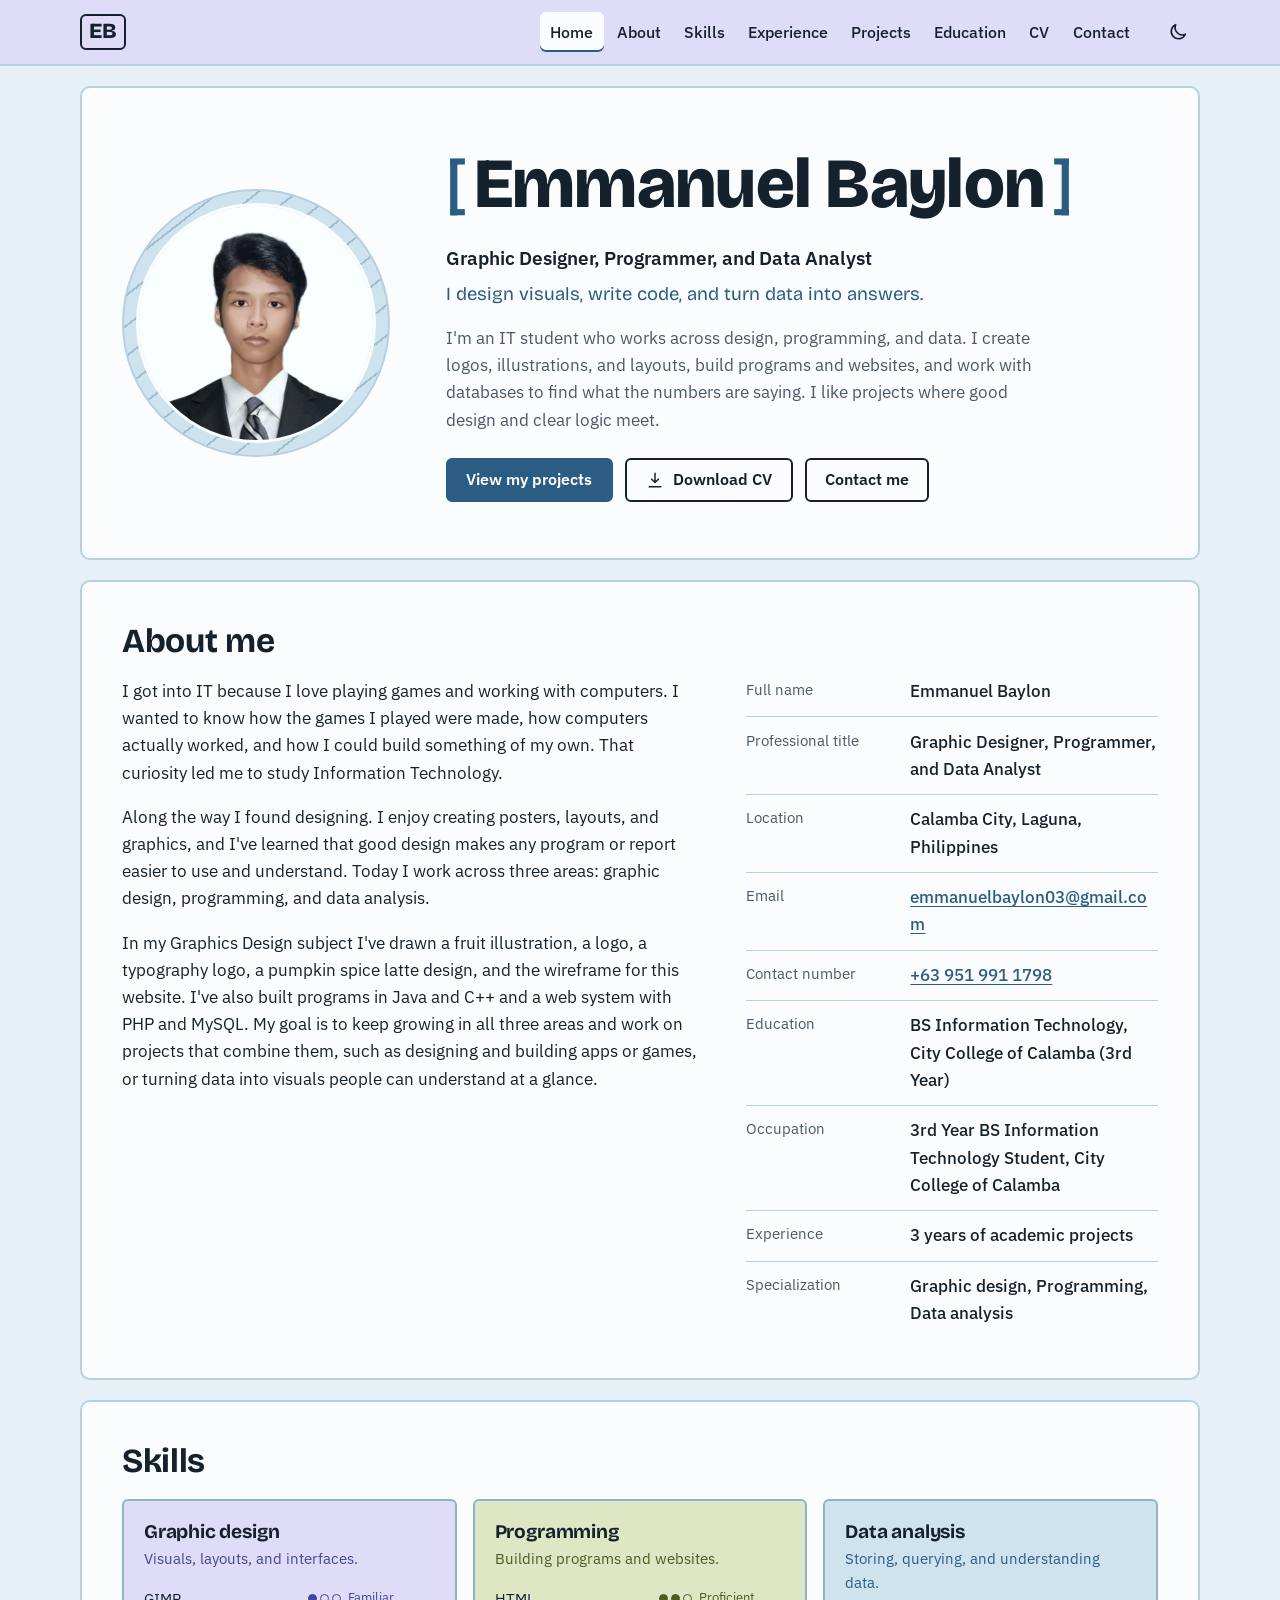
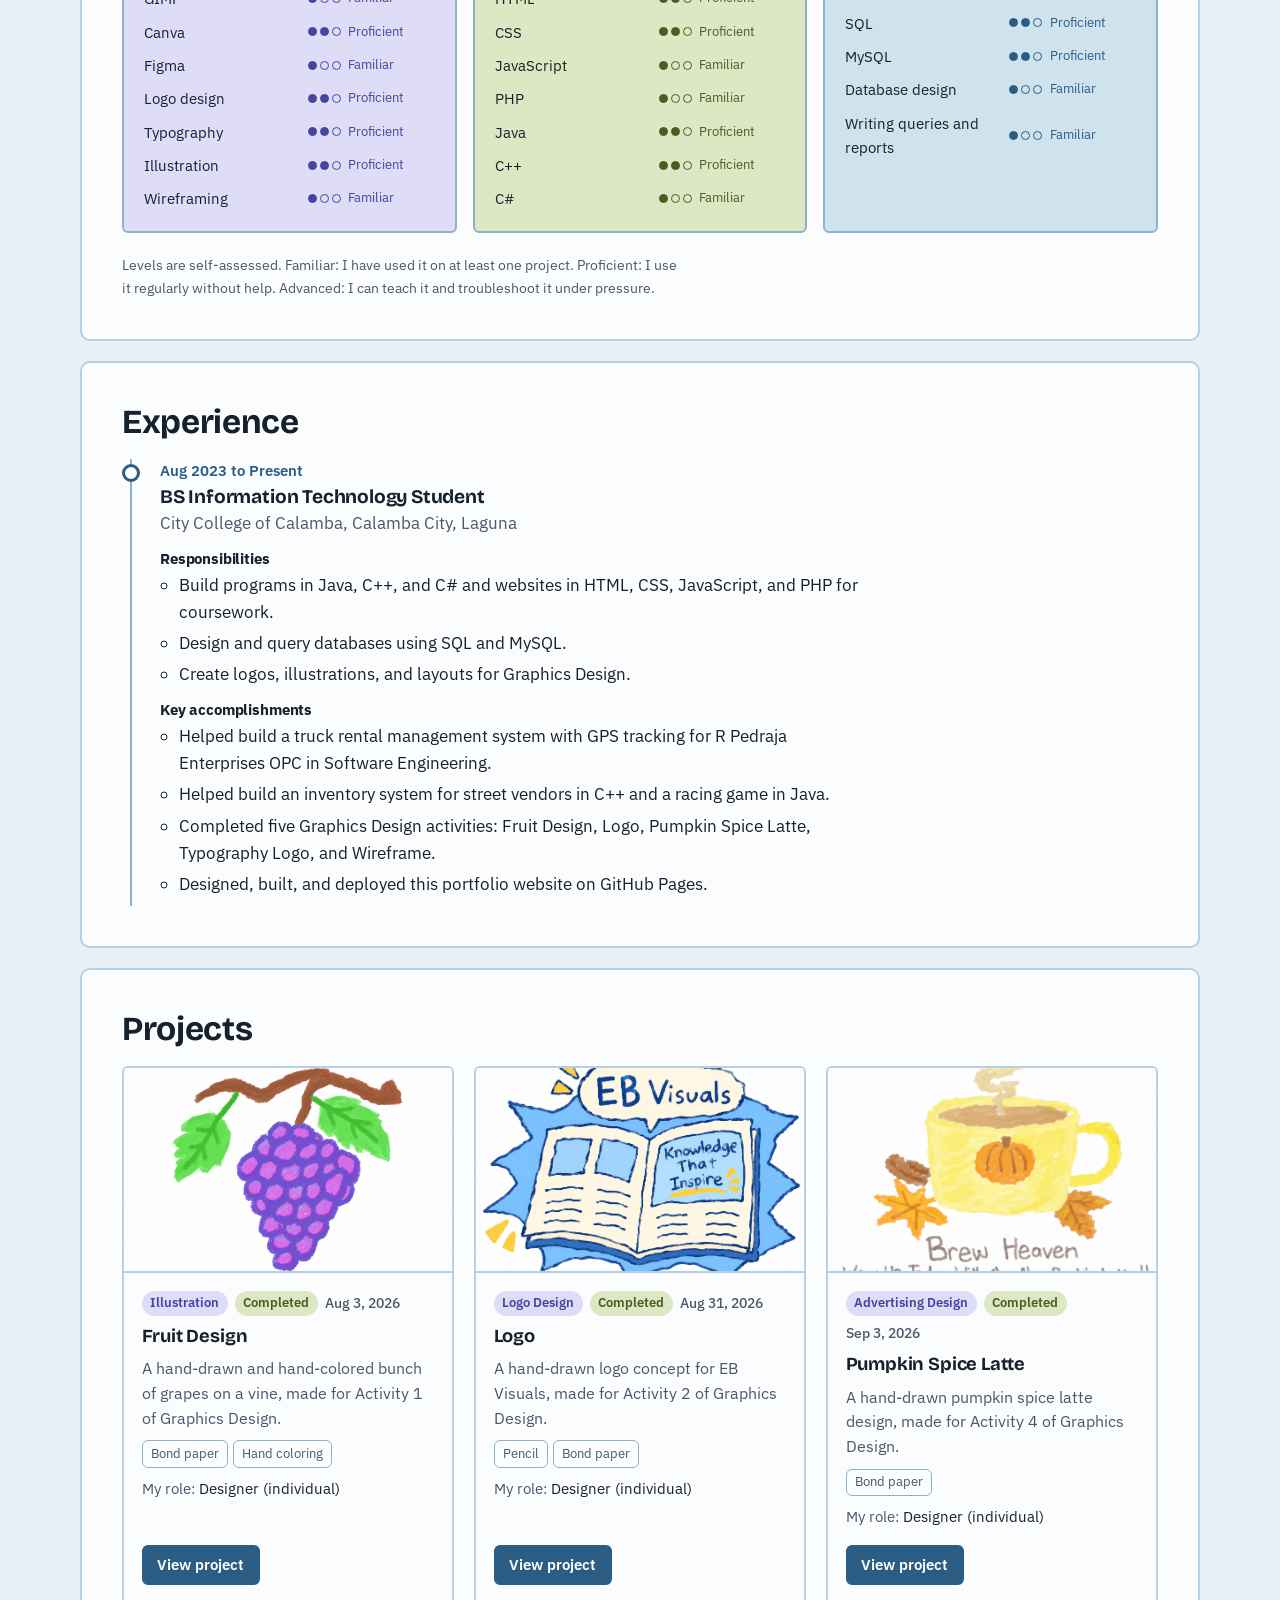
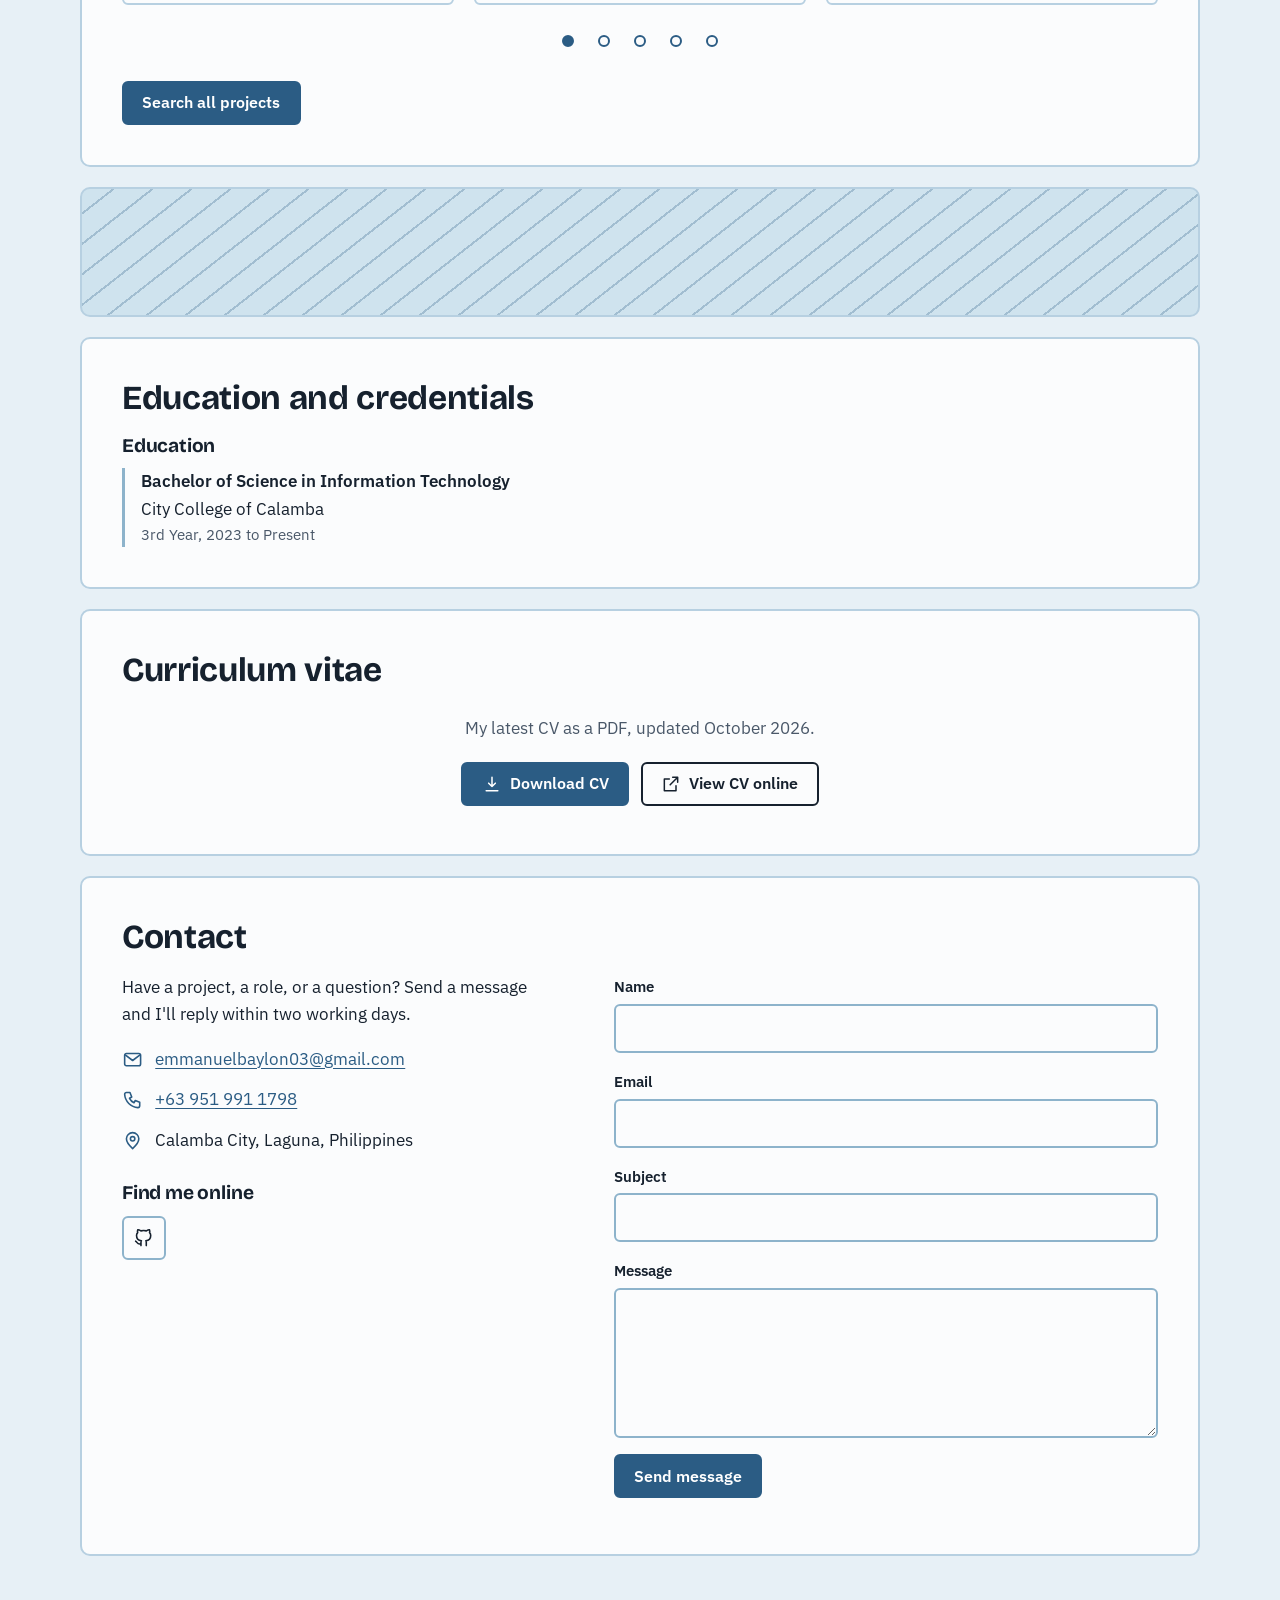
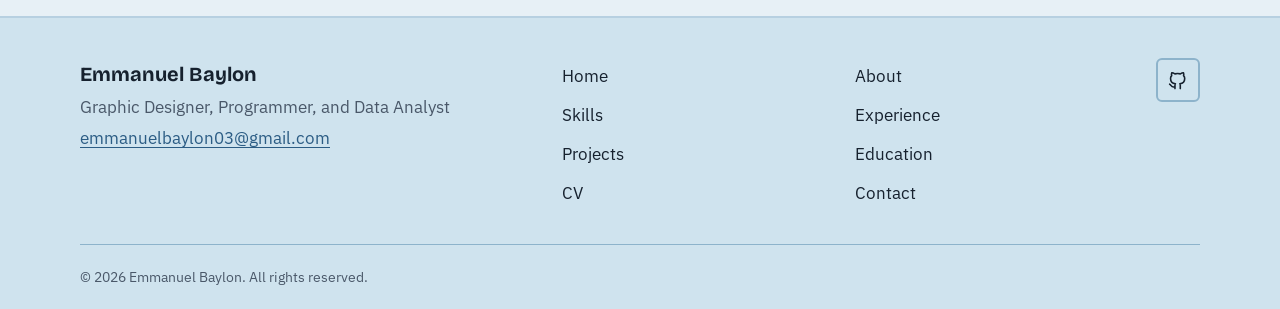
<file: index.html>
<!doctype html>
<html lang="en" data-theme="light">
<head>
<meta charset="utf-8">
<meta name="viewport" content="width=device-width, initial-scale=1">
<title>Emmanuel Baylon | IT Professional Portfolio</title>
<meta name="description" content="Emmanuel Baylon is a BS Information Technology student specializing in graphic design, programming, and data analysis. View projects, skills, and download my CV.">
<meta name="author" content="Emmanuel Baylon">
<link rel="canonical" href="https://tuix094.github.io/">
<meta name="theme-color" content="#dedcf6">
<meta property="og:type" content="website">
<meta property="og:site_name" content="Emmanuel Baylon | IT Professional Portfolio">
<meta property="og:title" content="Emmanuel Baylon | IT Professional Portfolio">
<meta property="og:description" content="Emmanuel Baylon is a BS Information Technology student specializing in graphic design, programming, and data analysis. View projects, skills, and download my CV.">
<meta property="og:url" content="https://tuix094.github.io/">
<meta property="og:image" content="https://tuix094.github.io/assets/img/og-image.png">
<meta property="og:image:width" content="1200">
<meta property="og:image:height" content="630">
<meta property="og:image:alt" content="Emmanuel Baylon, IT professional portfolio">
<meta name="twitter:card" content="summary_large_image">
<meta name="twitter:title" content="Emmanuel Baylon | IT Professional Portfolio">
<meta name="twitter:description" content="Emmanuel Baylon is a BS Information Technology student specializing in graphic design, programming, and data analysis. View projects, skills, and download my CV.">
<meta name="twitter:image" content="https://tuix094.github.io/assets/img/og-image.png">
<link rel="icon" href="/assets/img/favicon.svg" type="image/svg+xml">
<link rel="apple-touch-icon" href="/assets/img/apple-touch-icon.png">
<link rel="preconnect" href="https://fonts.googleapis.com">
<link rel="preconnect" href="https://fonts.gstatic.com" crossorigin>
<link rel="stylesheet" href="https://fonts.googleapis.com/css2?family=Bricolage+Grotesque:opsz,wght@12..96,500;12..96,700;12..96,800&amp;family=IBM+Plex+Sans:wght@400;500;600&amp;display=swap">
<link rel="stylesheet" href="/assets/css/style.css">
<script>(function(){try{var t=localStorage.getItem("theme");if(t!=="light"&&t!=="dark"){t=window.matchMedia("(prefers-color-scheme: dark)").matches?"dark":"light";}document.documentElement.setAttribute("data-theme",t);}catch(e){}})();</script>
<script src="/assets/js/data/profile.js" defer></script>
<script src="/assets/js/data/projects.js" defer></script>
<script src="/assets/js/app.js" defer></script>
<script type="application/ld+json">
{
  "@context": "https://schema.org",
  "@type": "Person",
  "name": "Emmanuel Baylon",
  "jobTitle": "Graphic Designer, Programmer, and Data Analyst",
  "url": "https://tuix094.github.io/",
  "email": "mailto:emmanuelbaylon03@gmail.com",
  "sameAs": ["https://github.com/tuix094"]
}
</script>
</head>
<body data-page="home">
<a class="skip-link" href="#main">Skip to main content</a>
<header class="site-header" id="site-header"></header>
<main id="main" tabindex="-1">
<div class="container stack">
  <section id="home" class="panel panel-hero" data-render="hero" aria-label="Introduction"></section>
  <section id="about" class="panel" data-render="about" aria-labelledby="about-title"></section>
  <section id="skills" class="panel" data-render="skills" aria-labelledby="skills-title"></section>
  <section id="experience" class="panel" data-render="experience" aria-labelledby="experience-title"></section>
  <section id="projects" class="panel" data-render="featured" aria-labelledby="projects-title"></section>
  <div class="hatch-band hatch" aria-hidden="true"></div>
  <section id="education" class="panel" data-render="education" aria-labelledby="education-title"></section>
  <section id="cv" class="panel" data-render="cv" aria-labelledby="cv-title"></section>
  <section id="contact" class="panel" data-render="contact" aria-labelledby="contact-title"></section>
</div>
</main>
<footer class="site-footer" id="site-footer"></footer>
<noscript><p class="noscript">This portfolio needs JavaScript to show its content. Please turn on JavaScript, or email me at <a href="mailto:emmanuelbaylon03@gmail.com">emmanuelbaylon03@gmail.com</a>.</p></noscript>
</body>
</html>
</file>
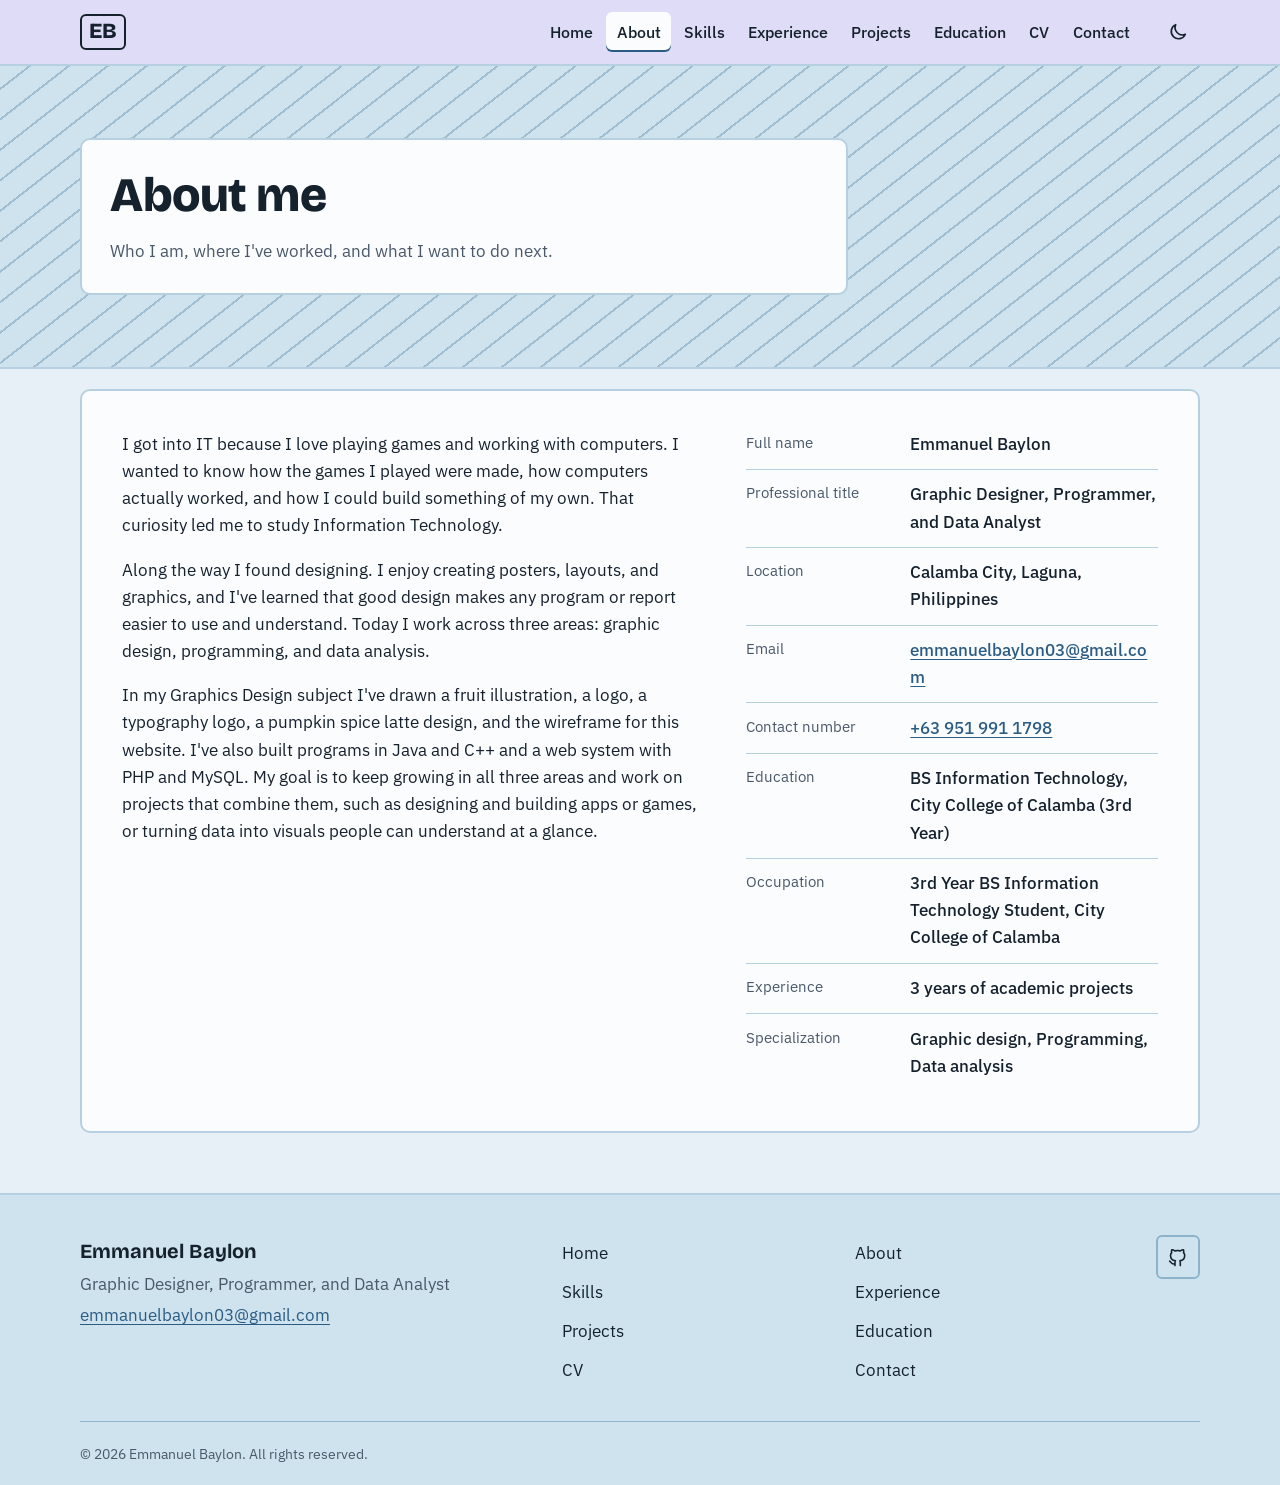
<file: about/index.html>
<!doctype html>
<html lang="en" data-theme="light">
<head>
<meta charset="utf-8">
<meta name="viewport" content="width=device-width, initial-scale=1">
<title>About me | Emmanuel Baylon</title>
<meta name="description" content="About Emmanuel Baylon: an IT student at City College of Calamba working in graphic design, programming, and data analysis.">
<meta name="author" content="Emmanuel Baylon">
<link rel="canonical" href="https://tuix094.github.io/about/">
<meta name="theme-color" content="#dedcf6">
<meta property="og:type" content="website">
<meta property="og:site_name" content="Emmanuel Baylon | IT Professional Portfolio">
<meta property="og:title" content="About me | Emmanuel Baylon">
<meta property="og:description" content="About Emmanuel Baylon: an IT student at City College of Calamba working in graphic design, programming, and data analysis.">
<meta property="og:url" content="https://tuix094.github.io/about/">
<meta property="og:image" content="https://tuix094.github.io/assets/img/og-image.png">
<meta property="og:image:width" content="1200">
<meta property="og:image:height" content="630">
<meta property="og:image:alt" content="Emmanuel Baylon, IT professional portfolio">
<meta name="twitter:card" content="summary_large_image">
<meta name="twitter:title" content="About me | Emmanuel Baylon">
<meta name="twitter:description" content="About Emmanuel Baylon: an IT student at City College of Calamba working in graphic design, programming, and data analysis.">
<meta name="twitter:image" content="https://tuix094.github.io/assets/img/og-image.png">
<link rel="icon" href="/assets/img/favicon.svg" type="image/svg+xml">
<link rel="apple-touch-icon" href="/assets/img/apple-touch-icon.png">
<link rel="preconnect" href="https://fonts.googleapis.com">
<link rel="preconnect" href="https://fonts.gstatic.com" crossorigin>
<link rel="stylesheet" href="https://fonts.googleapis.com/css2?family=Bricolage+Grotesque:opsz,wght@12..96,500;12..96,700;12..96,800&amp;family=IBM+Plex+Sans:wght@400;500;600&amp;display=swap">
<link rel="stylesheet" href="/assets/css/style.css">
<script>(function(){try{var t=localStorage.getItem("theme");if(t!=="light"&&t!=="dark"){t=window.matchMedia("(prefers-color-scheme: dark)").matches?"dark":"light";}document.documentElement.setAttribute("data-theme",t);}catch(e){}})();</script>
<script src="/assets/js/data/profile.js" defer></script>
<script src="/assets/js/data/projects.js" defer></script>
<script src="/assets/js/app.js" defer></script>
</head>
<body data-page="about">
<a class="skip-link" href="#main">Skip to main content</a>
<header class="site-header" id="site-header"></header>
<main id="main" tabindex="-1">
<section class="page-head hatch">
  <div class="container">
    <div class="page-head-card">
      <h1>About me</h1>
      <p>Who I am, where I&#x27;ve worked, and what I want to do next.</p>
    </div>
  </div>
</section>
<div class="container stack">
  <section id="about" class="panel" data-render="about" aria-labelledby="about-title" data-notitle></section>
</div>
</main>
<footer class="site-footer" id="site-footer"></footer>
<noscript><p class="noscript">This portfolio needs JavaScript to show its content. Please turn on JavaScript, or email me at <a href="mailto:emmanuelbaylon03@gmail.com">emmanuelbaylon03@gmail.com</a>.</p></noscript>
</body>
</html>
</file>
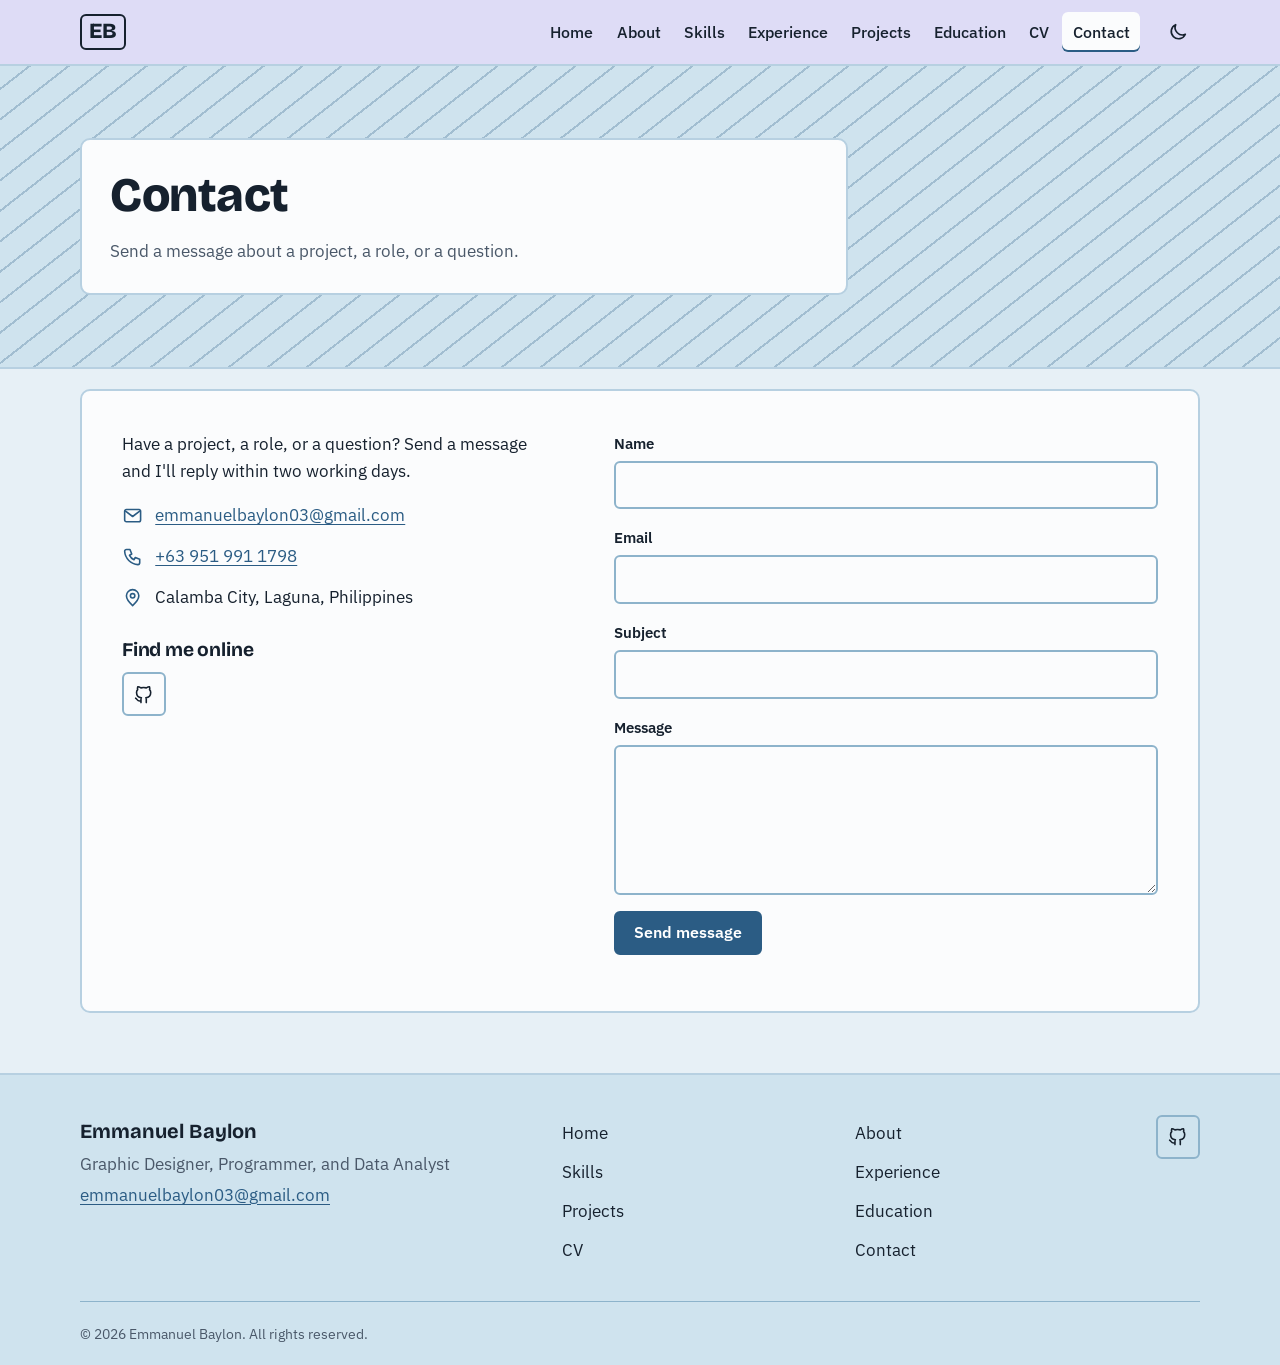
<file: contact/index.html>
<!doctype html>
<html lang="en" data-theme="light">
<head>
<meta charset="utf-8">
<meta name="viewport" content="width=device-width, initial-scale=1">
<title>Contact | Emmanuel Baylon</title>
<meta name="description" content="Contact Emmanuel Baylon by email, phone, LinkedIn, GitHub, or the contact form.">
<meta name="author" content="Emmanuel Baylon">
<link rel="canonical" href="https://tuix094.github.io/contact/">
<meta name="theme-color" content="#dedcf6">
<meta property="og:type" content="website">
<meta property="og:site_name" content="Emmanuel Baylon | IT Professional Portfolio">
<meta property="og:title" content="Contact | Emmanuel Baylon">
<meta property="og:description" content="Contact Emmanuel Baylon by email, phone, LinkedIn, GitHub, or the contact form.">
<meta property="og:url" content="https://tuix094.github.io/contact/">
<meta property="og:image" content="https://tuix094.github.io/assets/img/og-image.png">
<meta property="og:image:width" content="1200">
<meta property="og:image:height" content="630">
<meta property="og:image:alt" content="Emmanuel Baylon, IT professional portfolio">
<meta name="twitter:card" content="summary_large_image">
<meta name="twitter:title" content="Contact | Emmanuel Baylon">
<meta name="twitter:description" content="Contact Emmanuel Baylon by email, phone, LinkedIn, GitHub, or the contact form.">
<meta name="twitter:image" content="https://tuix094.github.io/assets/img/og-image.png">
<link rel="icon" href="/assets/img/favicon.svg" type="image/svg+xml">
<link rel="apple-touch-icon" href="/assets/img/apple-touch-icon.png">
<link rel="preconnect" href="https://fonts.googleapis.com">
<link rel="preconnect" href="https://fonts.gstatic.com" crossorigin>
<link rel="stylesheet" href="https://fonts.googleapis.com/css2?family=Bricolage+Grotesque:opsz,wght@12..96,500;12..96,700;12..96,800&amp;family=IBM+Plex+Sans:wght@400;500;600&amp;display=swap">
<link rel="stylesheet" href="/assets/css/style.css">
<script>(function(){try{var t=localStorage.getItem("theme");if(t!=="light"&&t!=="dark"){t=window.matchMedia("(prefers-color-scheme: dark)").matches?"dark":"light";}document.documentElement.setAttribute("data-theme",t);}catch(e){}})();</script>
<script src="/assets/js/data/profile.js" defer></script>
<script src="/assets/js/data/projects.js" defer></script>
<script src="/assets/js/app.js" defer></script>
</head>
<body data-page="contact">
<a class="skip-link" href="#main">Skip to main content</a>
<header class="site-header" id="site-header"></header>
<main id="main" tabindex="-1">
<section class="page-head hatch">
  <div class="container">
    <div class="page-head-card">
      <h1>Contact</h1>
      <p>Send a message about a project, a role, or a question.</p>
    </div>
  </div>
</section>
<div class="container stack">
  <section id="contact" class="panel" data-render="contact" aria-labelledby="contact-title" data-notitle></section>
</div>
</main>
<footer class="site-footer" id="site-footer"></footer>
<noscript><p class="noscript">This portfolio needs JavaScript to show its content. Please turn on JavaScript, or email me at <a href="mailto:emmanuelbaylon03@gmail.com">emmanuelbaylon03@gmail.com</a>.</p></noscript>
</body>
</html>
</file>
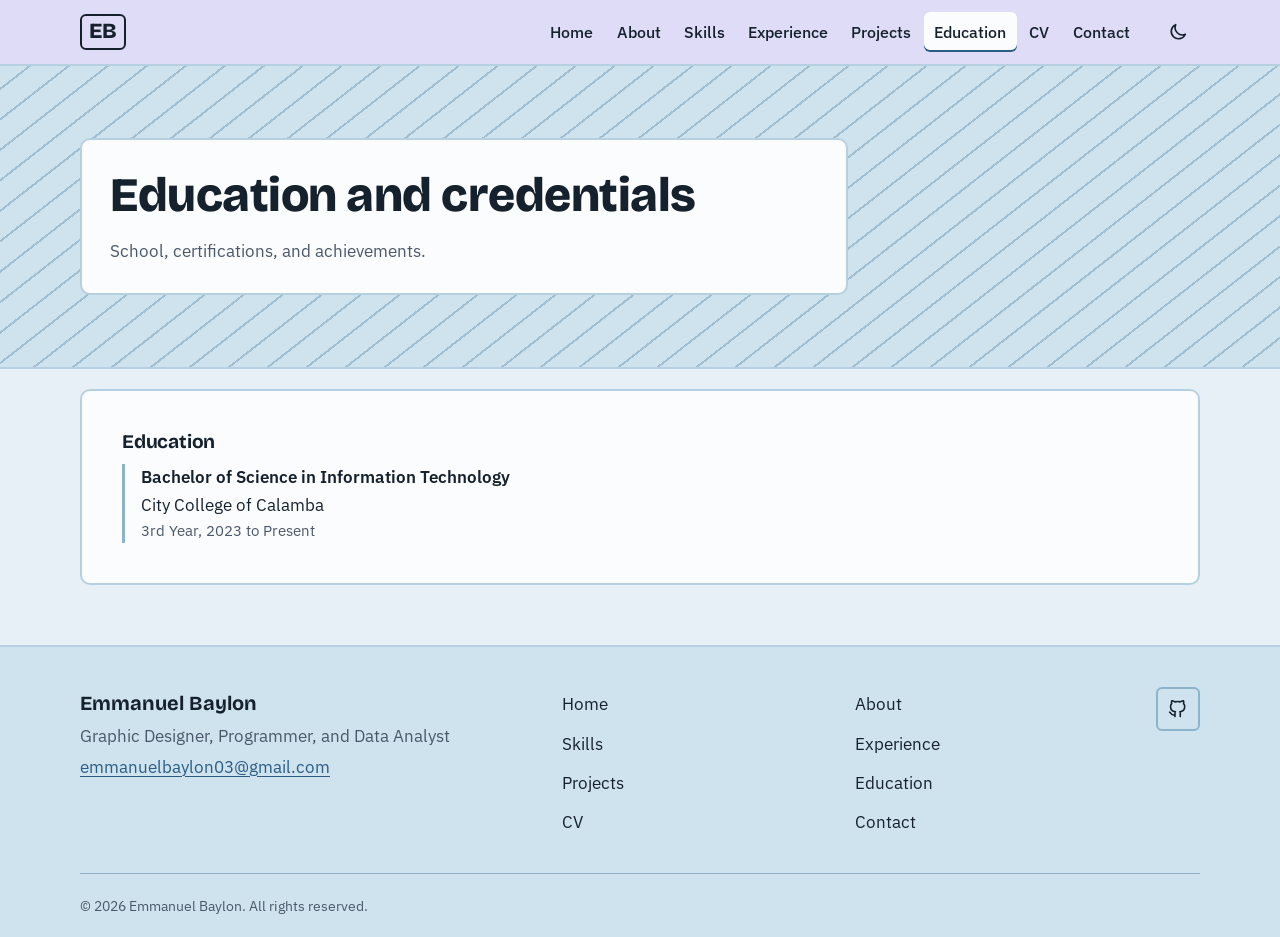
<file: education/index.html>
<!doctype html>
<html lang="en" data-theme="light">
<head>
<meta charset="utf-8">
<meta name="viewport" content="width=device-width, initial-scale=1">
<title>Education and credentials | Emmanuel Baylon</title>
<meta name="description" content="Education, certifications, and professional credentials of Emmanuel Baylon.">
<meta name="author" content="Emmanuel Baylon">
<link rel="canonical" href="https://tuix094.github.io/education/">
<meta name="theme-color" content="#dedcf6">
<meta property="og:type" content="website">
<meta property="og:site_name" content="Emmanuel Baylon | IT Professional Portfolio">
<meta property="og:title" content="Education and credentials | Emmanuel Baylon">
<meta property="og:description" content="Education, certifications, and professional credentials of Emmanuel Baylon.">
<meta property="og:url" content="https://tuix094.github.io/education/">
<meta property="og:image" content="https://tuix094.github.io/assets/img/og-image.png">
<meta property="og:image:width" content="1200">
<meta property="og:image:height" content="630">
<meta property="og:image:alt" content="Emmanuel Baylon, IT professional portfolio">
<meta name="twitter:card" content="summary_large_image">
<meta name="twitter:title" content="Education and credentials | Emmanuel Baylon">
<meta name="twitter:description" content="Education, certifications, and professional credentials of Emmanuel Baylon.">
<meta name="twitter:image" content="https://tuix094.github.io/assets/img/og-image.png">
<link rel="icon" href="/assets/img/favicon.svg" type="image/svg+xml">
<link rel="apple-touch-icon" href="/assets/img/apple-touch-icon.png">
<link rel="preconnect" href="https://fonts.googleapis.com">
<link rel="preconnect" href="https://fonts.gstatic.com" crossorigin>
<link rel="stylesheet" href="https://fonts.googleapis.com/css2?family=Bricolage+Grotesque:opsz,wght@12..96,500;12..96,700;12..96,800&amp;family=IBM+Plex+Sans:wght@400;500;600&amp;display=swap">
<link rel="stylesheet" href="/assets/css/style.css">
<script>(function(){try{var t=localStorage.getItem("theme");if(t!=="light"&&t!=="dark"){t=window.matchMedia("(prefers-color-scheme: dark)").matches?"dark":"light";}document.documentElement.setAttribute("data-theme",t);}catch(e){}})();</script>
<script src="/assets/js/data/profile.js" defer></script>
<script src="/assets/js/data/projects.js" defer></script>
<script src="/assets/js/app.js" defer></script>
</head>
<body data-page="education">
<a class="skip-link" href="#main">Skip to main content</a>
<header class="site-header" id="site-header"></header>
<main id="main" tabindex="-1">
<section class="page-head hatch">
  <div class="container">
    <div class="page-head-card">
      <h1>Education and credentials</h1>
      <p>School, certifications, and achievements.</p>
    </div>
  </div>
</section>
<div class="container stack">
  <section id="education" class="panel" data-render="education" aria-labelledby="education-title" data-notitle></section>
</div>
</main>
<footer class="site-footer" id="site-footer"></footer>
<noscript><p class="noscript">This portfolio needs JavaScript to show its content. Please turn on JavaScript, or email me at <a href="mailto:emmanuelbaylon03@gmail.com">emmanuelbaylon03@gmail.com</a>.</p></noscript>
</body>
</html>
</file>
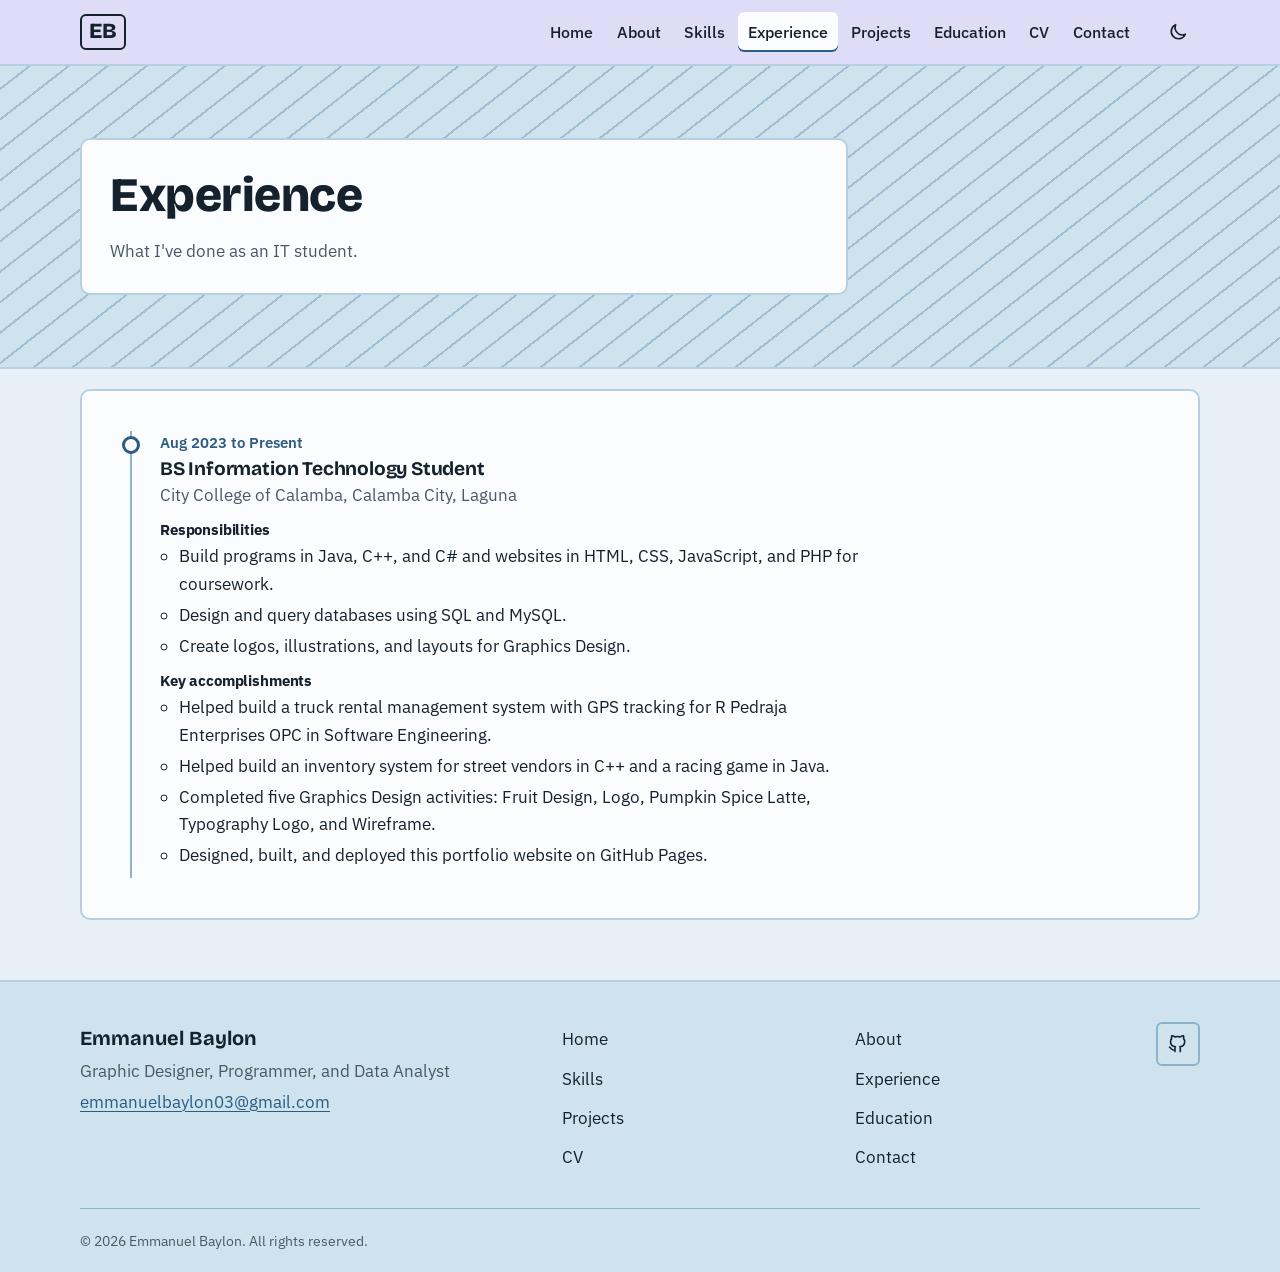
<file: experience/index.html>
<!doctype html>
<html lang="en" data-theme="light">
<head>
<meta charset="utf-8">
<meta name="viewport" content="width=device-width, initial-scale=1">
<title>Experience | Emmanuel Baylon</title>
<meta name="description" content="Experience of Emmanuel Baylon as a BS Information Technology student at City College of Calamba.">
<meta name="author" content="Emmanuel Baylon">
<link rel="canonical" href="https://tuix094.github.io/experience/">
<meta name="theme-color" content="#dedcf6">
<meta property="og:type" content="website">
<meta property="og:site_name" content="Emmanuel Baylon | IT Professional Portfolio">
<meta property="og:title" content="Experience | Emmanuel Baylon">
<meta property="og:description" content="Experience of Emmanuel Baylon as a BS Information Technology student at City College of Calamba.">
<meta property="og:url" content="https://tuix094.github.io/experience/">
<meta property="og:image" content="https://tuix094.github.io/assets/img/og-image.png">
<meta property="og:image:width" content="1200">
<meta property="og:image:height" content="630">
<meta property="og:image:alt" content="Emmanuel Baylon, IT professional portfolio">
<meta name="twitter:card" content="summary_large_image">
<meta name="twitter:title" content="Experience | Emmanuel Baylon">
<meta name="twitter:description" content="Experience of Emmanuel Baylon as a BS Information Technology student at City College of Calamba.">
<meta name="twitter:image" content="https://tuix094.github.io/assets/img/og-image.png">
<link rel="icon" href="/assets/img/favicon.svg" type="image/svg+xml">
<link rel="apple-touch-icon" href="/assets/img/apple-touch-icon.png">
<link rel="preconnect" href="https://fonts.googleapis.com">
<link rel="preconnect" href="https://fonts.gstatic.com" crossorigin>
<link rel="stylesheet" href="https://fonts.googleapis.com/css2?family=Bricolage+Grotesque:opsz,wght@12..96,500;12..96,700;12..96,800&amp;family=IBM+Plex+Sans:wght@400;500;600&amp;display=swap">
<link rel="stylesheet" href="/assets/css/style.css">
<script>(function(){try{var t=localStorage.getItem("theme");if(t!=="light"&&t!=="dark"){t=window.matchMedia("(prefers-color-scheme: dark)").matches?"dark":"light";}document.documentElement.setAttribute("data-theme",t);}catch(e){}})();</script>
<script src="/assets/js/data/profile.js" defer></script>
<script src="/assets/js/data/projects.js" defer></script>
<script src="/assets/js/app.js" defer></script>
</head>
<body data-page="experience">
<a class="skip-link" href="#main">Skip to main content</a>
<header class="site-header" id="site-header"></header>
<main id="main" tabindex="-1">
<section class="page-head hatch">
  <div class="container">
    <div class="page-head-card">
      <h1>Experience</h1>
      <p>What I&#x27;ve done as an IT student.</p>
    </div>
  </div>
</section>
<div class="container stack">
  <section id="experience" class="panel" data-render="experience" aria-labelledby="experience-title" data-notitle></section>
</div>
</main>
<footer class="site-footer" id="site-footer"></footer>
<noscript><p class="noscript">This portfolio needs JavaScript to show its content. Please turn on JavaScript, or email me at <a href="mailto:emmanuelbaylon03@gmail.com">emmanuelbaylon03@gmail.com</a>.</p></noscript>
</body>
</html>
</file>
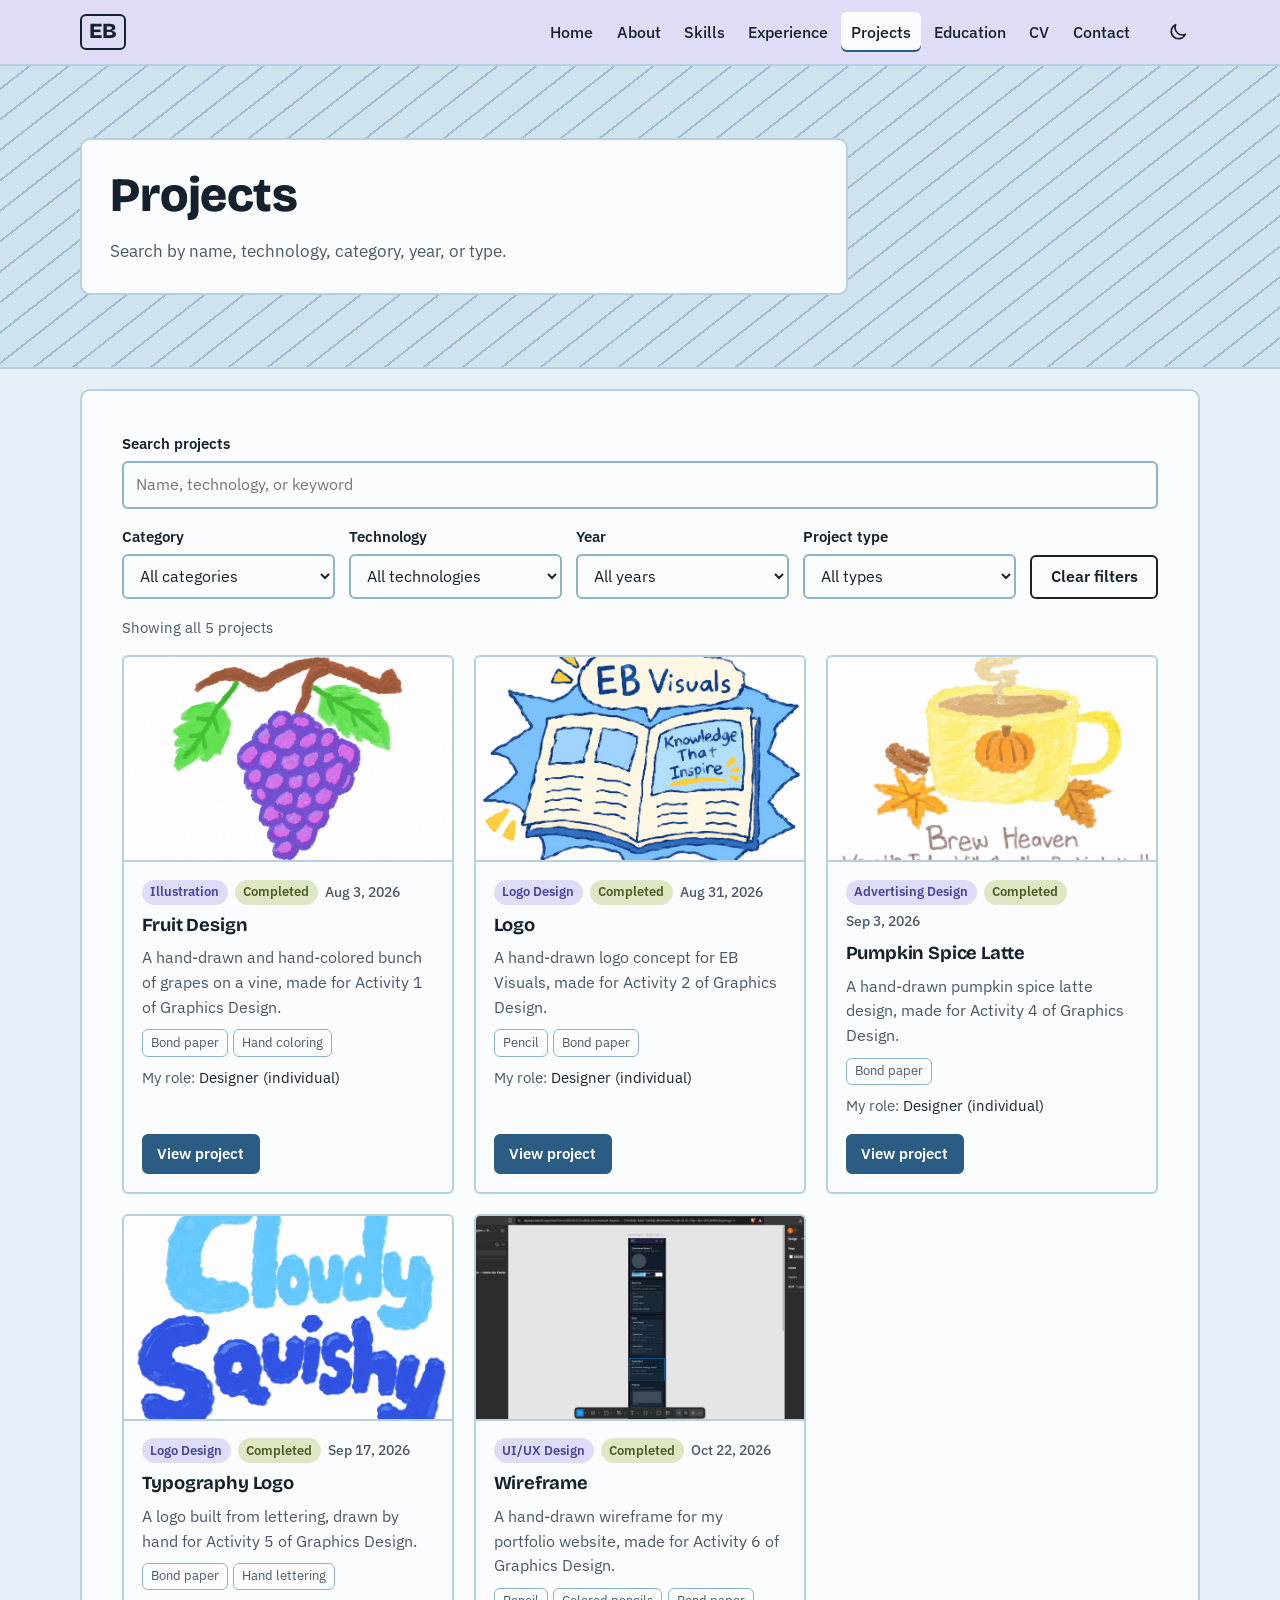
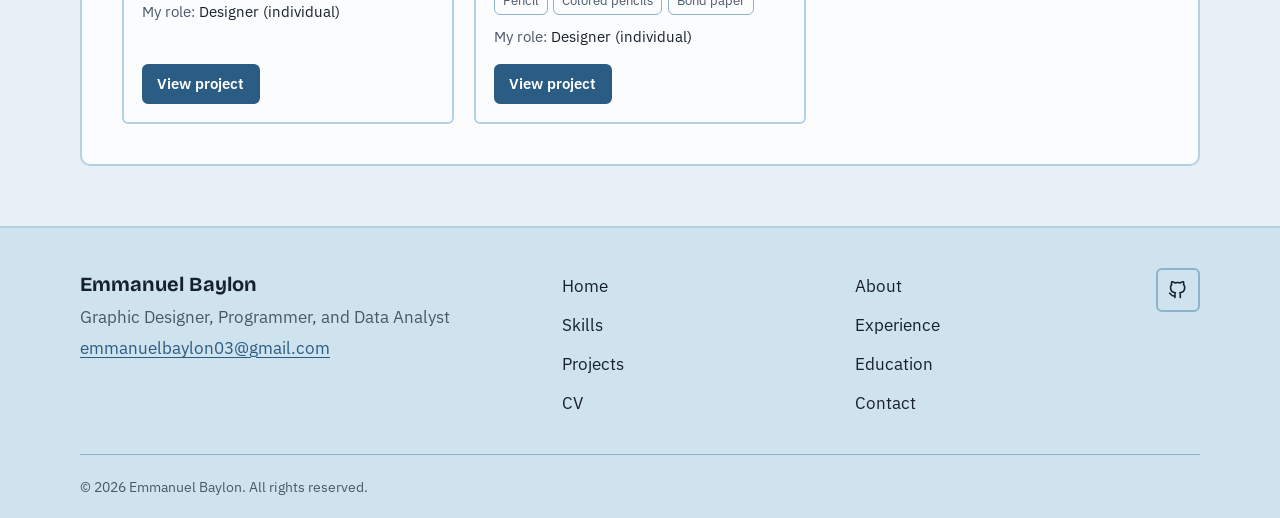
<file: projects/index.html>
<!doctype html>
<html lang="en" data-theme="light">
<head>
<meta charset="utf-8">
<meta name="viewport" content="width=device-width, initial-scale=1">
<title>Projects | Emmanuel Baylon</title>
<meta name="description" content="Graphic design projects by Emmanuel Baylon: Fruit Design, Logo, Pumpkin Spice Latte, Typography Logo, and Wireframe.">
<meta name="author" content="Emmanuel Baylon">
<link rel="canonical" href="https://tuix094.github.io/projects/">
<meta name="theme-color" content="#dedcf6">
<meta property="og:type" content="website">
<meta property="og:site_name" content="Emmanuel Baylon | IT Professional Portfolio">
<meta property="og:title" content="Projects | Emmanuel Baylon">
<meta property="og:description" content="Graphic design projects by Emmanuel Baylon: Fruit Design, Logo, Pumpkin Spice Latte, Typography Logo, and Wireframe.">
<meta property="og:url" content="https://tuix094.github.io/projects/">
<meta property="og:image" content="https://tuix094.github.io/assets/img/og-image.png">
<meta property="og:image:width" content="1200">
<meta property="og:image:height" content="630">
<meta property="og:image:alt" content="Emmanuel Baylon, IT professional portfolio">
<meta name="twitter:card" content="summary_large_image">
<meta name="twitter:title" content="Projects | Emmanuel Baylon">
<meta name="twitter:description" content="Graphic design projects by Emmanuel Baylon: Fruit Design, Logo, Pumpkin Spice Latte, Typography Logo, and Wireframe.">
<meta name="twitter:image" content="https://tuix094.github.io/assets/img/og-image.png">
<link rel="icon" href="/assets/img/favicon.svg" type="image/svg+xml">
<link rel="apple-touch-icon" href="/assets/img/apple-touch-icon.png">
<link rel="preconnect" href="https://fonts.googleapis.com">
<link rel="preconnect" href="https://fonts.gstatic.com" crossorigin>
<link rel="stylesheet" href="https://fonts.googleapis.com/css2?family=Bricolage+Grotesque:opsz,wght@12..96,500;12..96,700;12..96,800&amp;family=IBM+Plex+Sans:wght@400;500;600&amp;display=swap">
<link rel="stylesheet" href="/assets/css/style.css">
<script>(function(){try{var t=localStorage.getItem("theme");if(t!=="light"&&t!=="dark"){t=window.matchMedia("(prefers-color-scheme: dark)").matches?"dark":"light";}document.documentElement.setAttribute("data-theme",t);}catch(e){}})();</script>
<script src="/assets/js/data/profile.js" defer></script>
<script src="/assets/js/data/projects.js" defer></script>
<script src="/assets/js/app.js" defer></script>
</head>
<body data-page="projects">
<a class="skip-link" href="#main">Skip to main content</a>
<header class="site-header" id="site-header"></header>
<main id="main" tabindex="-1">
<section class="page-head hatch">
  <div class="container">
    <div class="page-head-card">
      <h1>Projects</h1>
      <p>Search by name, technology, category, year, or type.</p>
    </div>
  </div>
</section>
<div class="container stack">
  <section id="projects" class="panel" data-render="projects" aria-labelledby="projects-title" data-notitle></section>
</div>
</main>
<footer class="site-footer" id="site-footer"></footer>
<noscript><p class="noscript">This portfolio needs JavaScript to show its content. Please turn on JavaScript, or email me at <a href="mailto:emmanuelbaylon03@gmail.com">emmanuelbaylon03@gmail.com</a>.</p></noscript>
</body>
</html>
</file>
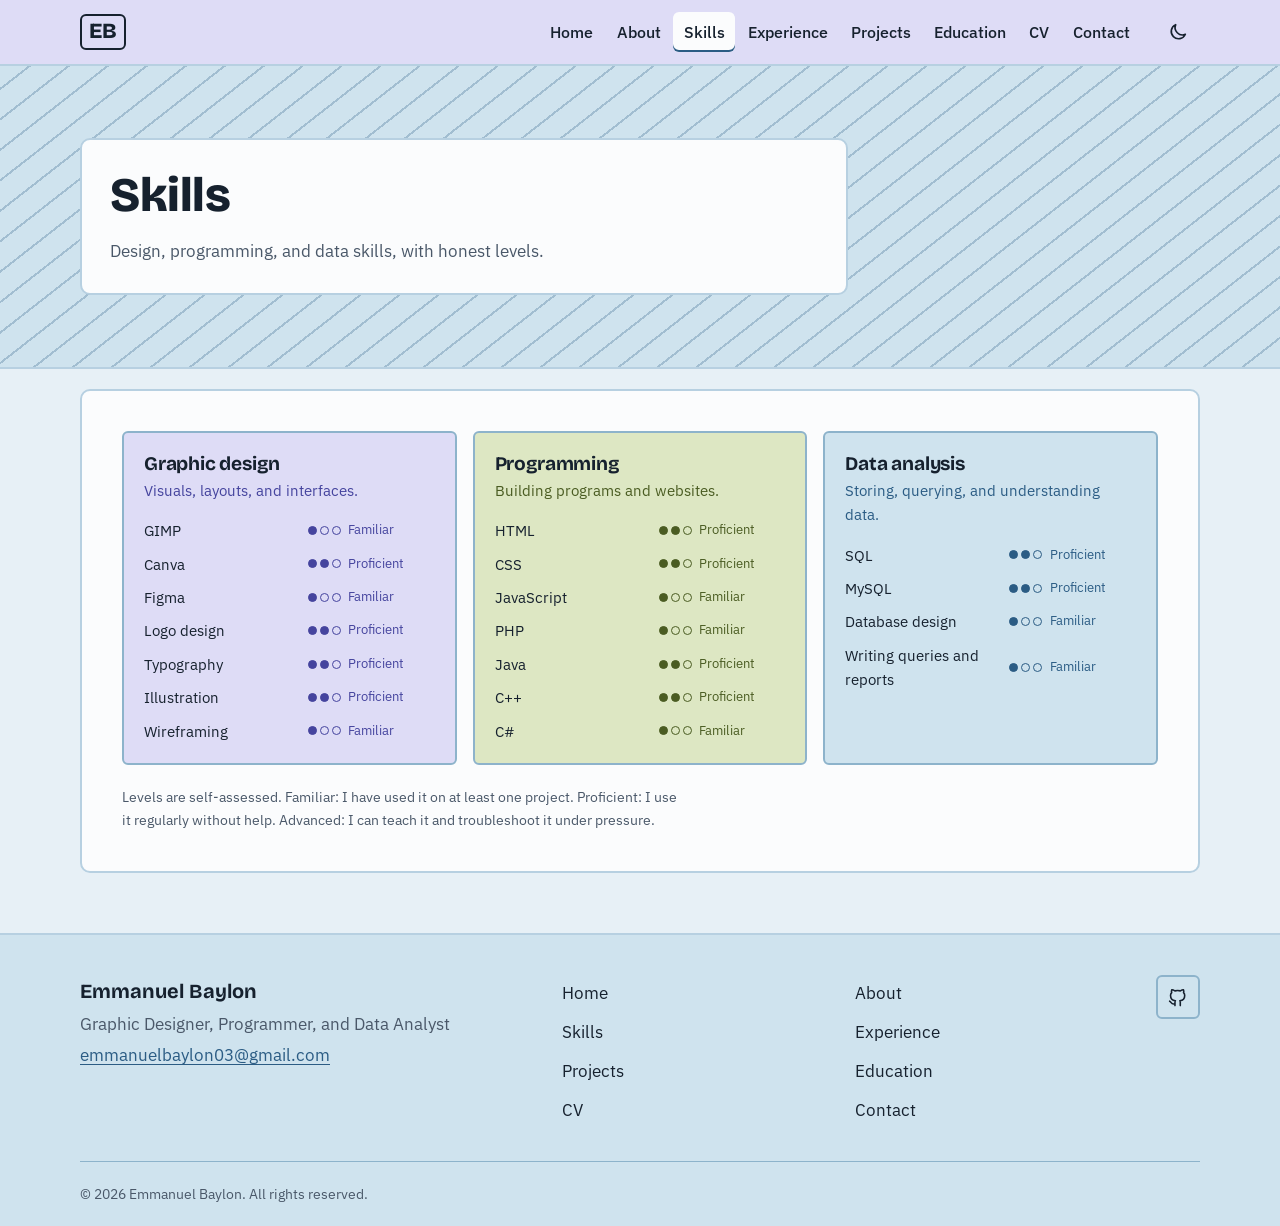
<file: skills/index.html>
<!doctype html>
<html lang="en" data-theme="light">
<head>
<meta charset="utf-8">
<meta name="viewport" content="width=device-width, initial-scale=1">
<title>Skills | Emmanuel Baylon</title>
<meta name="description" content="Skills of Emmanuel Baylon: GIMP, Canva, Figma, logo design, typography, HTML, CSS, JavaScript, Java, C++, C#, SQL, and MySQL.">
<meta name="author" content="Emmanuel Baylon">
<link rel="canonical" href="https://tuix094.github.io/skills/">
<meta name="theme-color" content="#dedcf6">
<meta property="og:type" content="website">
<meta property="og:site_name" content="Emmanuel Baylon | IT Professional Portfolio">
<meta property="og:title" content="Skills | Emmanuel Baylon">
<meta property="og:description" content="Skills of Emmanuel Baylon: GIMP, Canva, Figma, logo design, typography, HTML, CSS, JavaScript, Java, C++, C#, SQL, and MySQL.">
<meta property="og:url" content="https://tuix094.github.io/skills/">
<meta property="og:image" content="https://tuix094.github.io/assets/img/og-image.png">
<meta property="og:image:width" content="1200">
<meta property="og:image:height" content="630">
<meta property="og:image:alt" content="Emmanuel Baylon, IT professional portfolio">
<meta name="twitter:card" content="summary_large_image">
<meta name="twitter:title" content="Skills | Emmanuel Baylon">
<meta name="twitter:description" content="Skills of Emmanuel Baylon: GIMP, Canva, Figma, logo design, typography, HTML, CSS, JavaScript, Java, C++, C#, SQL, and MySQL.">
<meta name="twitter:image" content="https://tuix094.github.io/assets/img/og-image.png">
<link rel="icon" href="/assets/img/favicon.svg" type="image/svg+xml">
<link rel="apple-touch-icon" href="/assets/img/apple-touch-icon.png">
<link rel="preconnect" href="https://fonts.googleapis.com">
<link rel="preconnect" href="https://fonts.gstatic.com" crossorigin>
<link rel="stylesheet" href="https://fonts.googleapis.com/css2?family=Bricolage+Grotesque:opsz,wght@12..96,500;12..96,700;12..96,800&amp;family=IBM+Plex+Sans:wght@400;500;600&amp;display=swap">
<link rel="stylesheet" href="/assets/css/style.css">
<script>(function(){try{var t=localStorage.getItem("theme");if(t!=="light"&&t!=="dark"){t=window.matchMedia("(prefers-color-scheme: dark)").matches?"dark":"light";}document.documentElement.setAttribute("data-theme",t);}catch(e){}})();</script>
<script src="/assets/js/data/profile.js" defer></script>
<script src="/assets/js/data/projects.js" defer></script>
<script src="/assets/js/app.js" defer></script>
</head>
<body data-page="skills">
<a class="skip-link" href="#main">Skip to main content</a>
<header class="site-header" id="site-header"></header>
<main id="main" tabindex="-1">
<section class="page-head hatch">
  <div class="container">
    <div class="page-head-card">
      <h1>Skills</h1>
      <p>Design, programming, and data skills, with honest levels.</p>
    </div>
  </div>
</section>
<div class="container stack">
  <section id="skills" class="panel" data-render="skills" aria-labelledby="skills-title" data-notitle></section>
</div>
</main>
<footer class="site-footer" id="site-footer"></footer>
<noscript><p class="noscript">This portfolio needs JavaScript to show its content. Please turn on JavaScript, or email me at <a href="mailto:emmanuelbaylon03@gmail.com">emmanuelbaylon03@gmail.com</a>.</p></noscript>
</body>
</html>
</file>
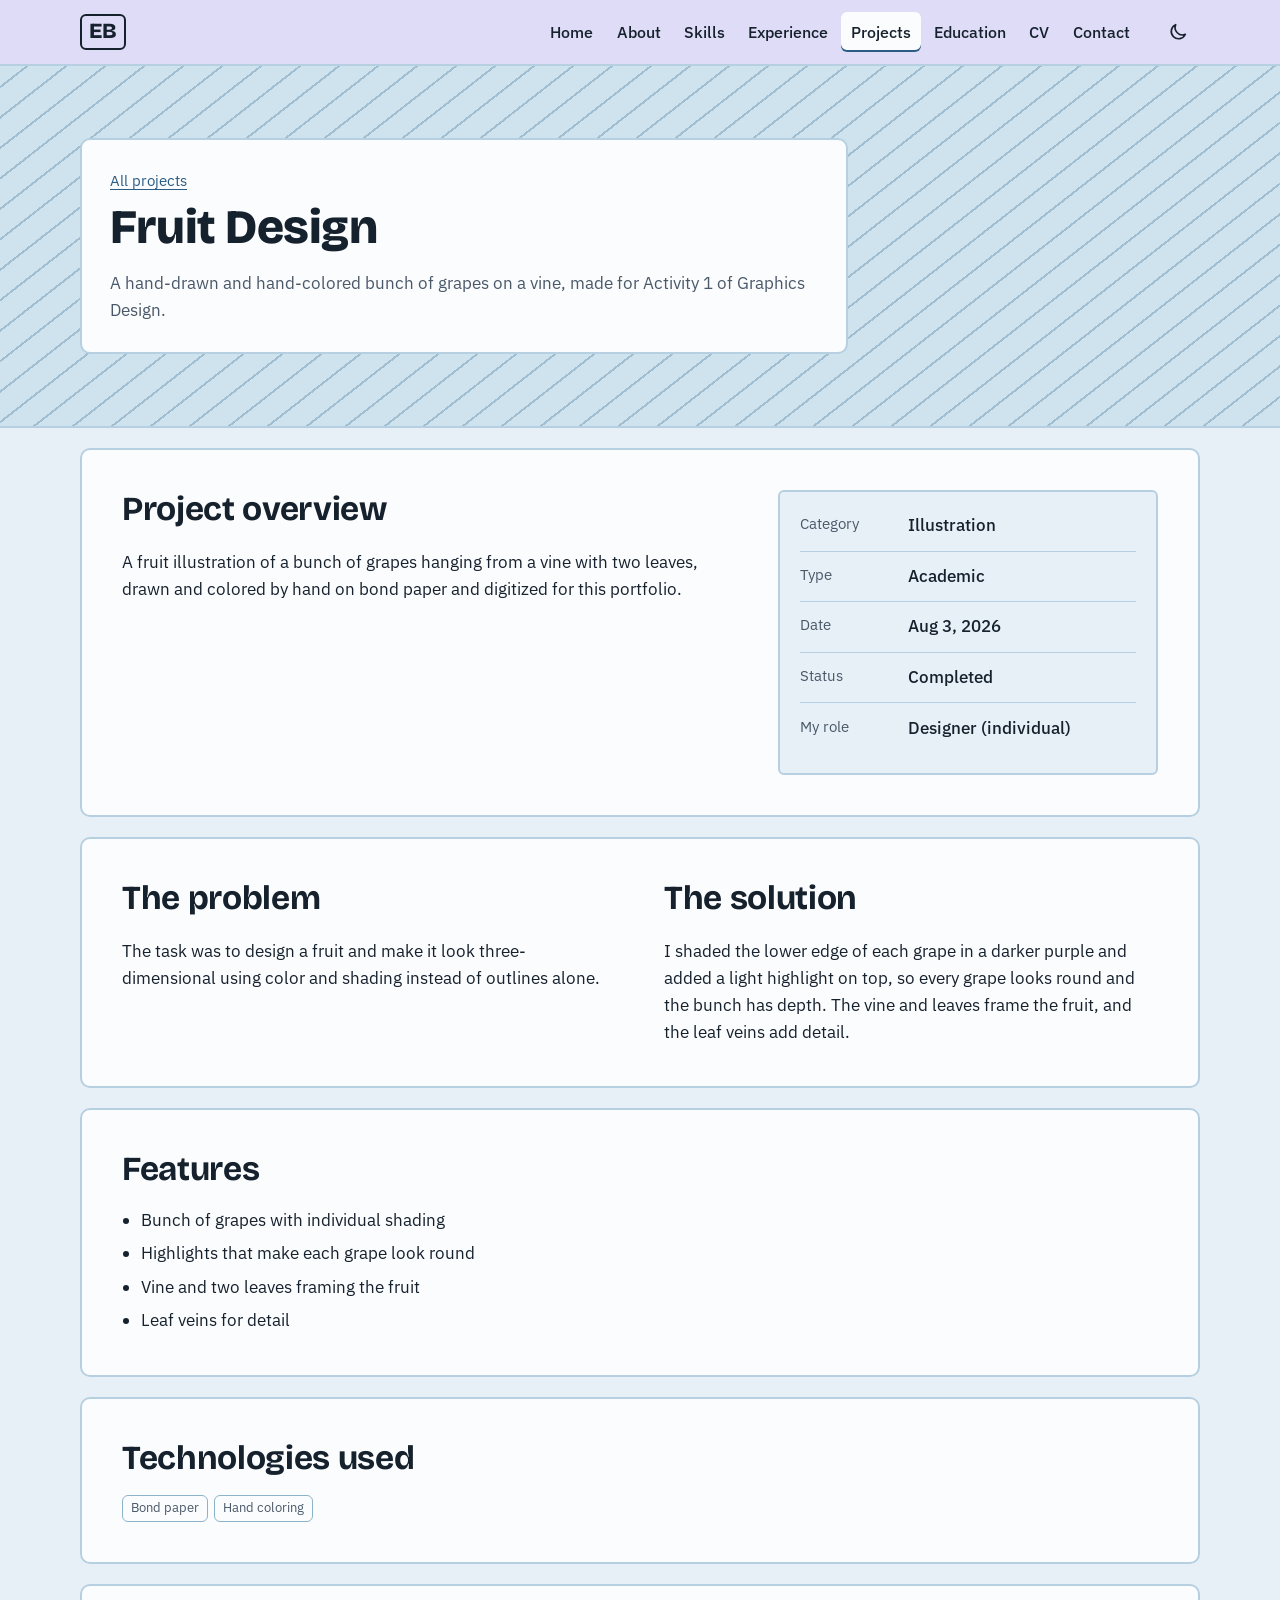
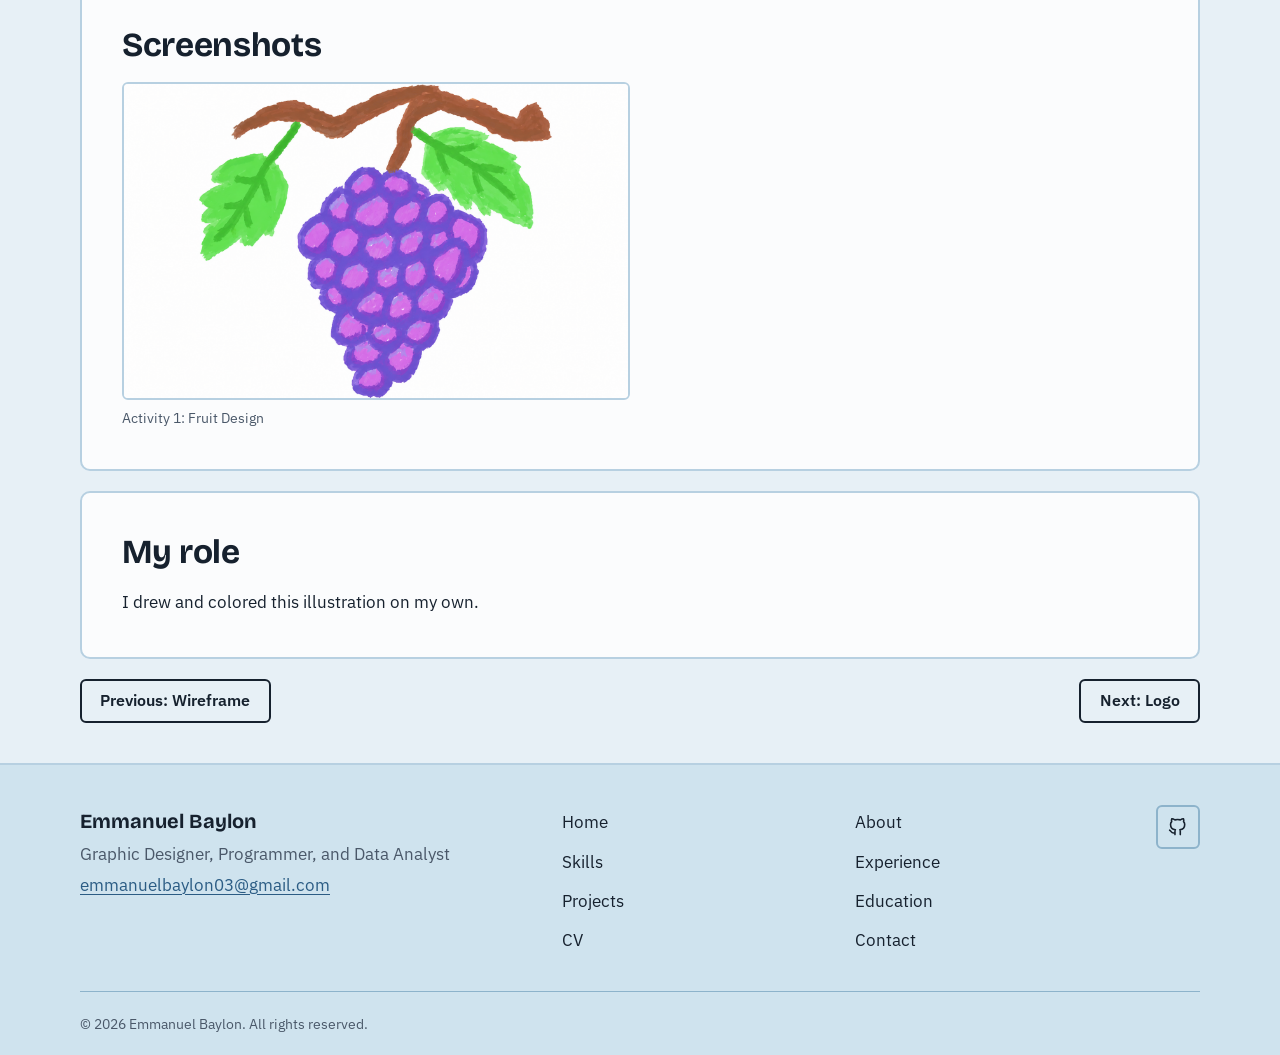
<file: projects/activity-1/index.html>
<!doctype html>
<html lang="en" data-theme="light">
<head>
<meta charset="utf-8">
<meta name="viewport" content="width=device-width, initial-scale=1">
<title>Fruit Design | Emmanuel Baylon</title>
<meta name="description" content="A hand-drawn and hand-colored bunch of grapes on a vine, made for Activity 1 of Graphics Design.">
<meta name="author" content="Emmanuel Baylon">
<link rel="canonical" href="https://tuix094.github.io/projects/activity-1/">
<meta name="theme-color" content="#dedcf6">
<meta property="og:type" content="article">
<meta property="og:site_name" content="Emmanuel Baylon | IT Professional Portfolio">
<meta property="og:title" content="Fruit Design | Emmanuel Baylon">
<meta property="og:description" content="A hand-drawn and hand-colored bunch of grapes on a vine, made for Activity 1 of Graphics Design.">
<meta property="og:url" content="https://tuix094.github.io/projects/activity-1/">
<meta property="og:image" content="https://tuix094.github.io/assets/img/og-image.png">
<meta property="og:image:width" content="1200">
<meta property="og:image:height" content="630">
<meta property="og:image:alt" content="Emmanuel Baylon, IT professional portfolio">
<meta name="twitter:card" content="summary_large_image">
<meta name="twitter:title" content="Fruit Design | Emmanuel Baylon">
<meta name="twitter:description" content="A hand-drawn and hand-colored bunch of grapes on a vine, made for Activity 1 of Graphics Design.">
<meta name="twitter:image" content="https://tuix094.github.io/assets/img/og-image.png">
<link rel="icon" href="/assets/img/favicon.svg" type="image/svg+xml">
<link rel="apple-touch-icon" href="/assets/img/apple-touch-icon.png">
<link rel="preconnect" href="https://fonts.googleapis.com">
<link rel="preconnect" href="https://fonts.gstatic.com" crossorigin>
<link rel="stylesheet" href="https://fonts.googleapis.com/css2?family=Bricolage+Grotesque:opsz,wght@12..96,500;12..96,700;12..96,800&amp;family=IBM+Plex+Sans:wght@400;500;600&amp;display=swap">
<link rel="stylesheet" href="/assets/css/style.css">
<script>(function(){try{var t=localStorage.getItem("theme");if(t!=="light"&&t!=="dark"){t=window.matchMedia("(prefers-color-scheme: dark)").matches?"dark":"light";}document.documentElement.setAttribute("data-theme",t);}catch(e){}})();</script>
<script src="/assets/js/data/profile.js" defer></script>
<script src="/assets/js/data/projects.js" defer></script>
<script src="/assets/js/app.js" defer></script>
</head>
<body data-page="project">
<a class="skip-link" href="#main">Skip to main content</a>
<header class="site-header" id="site-header"></header>
<main id="main" tabindex="-1">
<section class="page-head hatch">
  <div class="container">
    <div class="page-head-card">
      <p class="crumbs"><a href="/projects/">All projects</a></p>
      <h1>Fruit Design</h1>
      <p>A hand-drawn and hand-colored bunch of grapes on a vine, made for Activity 1 of Graphics Design.</p>
    </div>
  </div>
</section>
<div class="container stack">
  <div id="project-detail" data-render="project" data-project="activity-1"></div>
</div>
</main>
<footer class="site-footer" id="site-footer"></footer>
<noscript><p class="noscript">This portfolio needs JavaScript to show its content. Please turn on JavaScript, or email me at <a href="mailto:emmanuelbaylon03@gmail.com">emmanuelbaylon03@gmail.com</a>.</p></noscript>
</body>
</html>
</file>
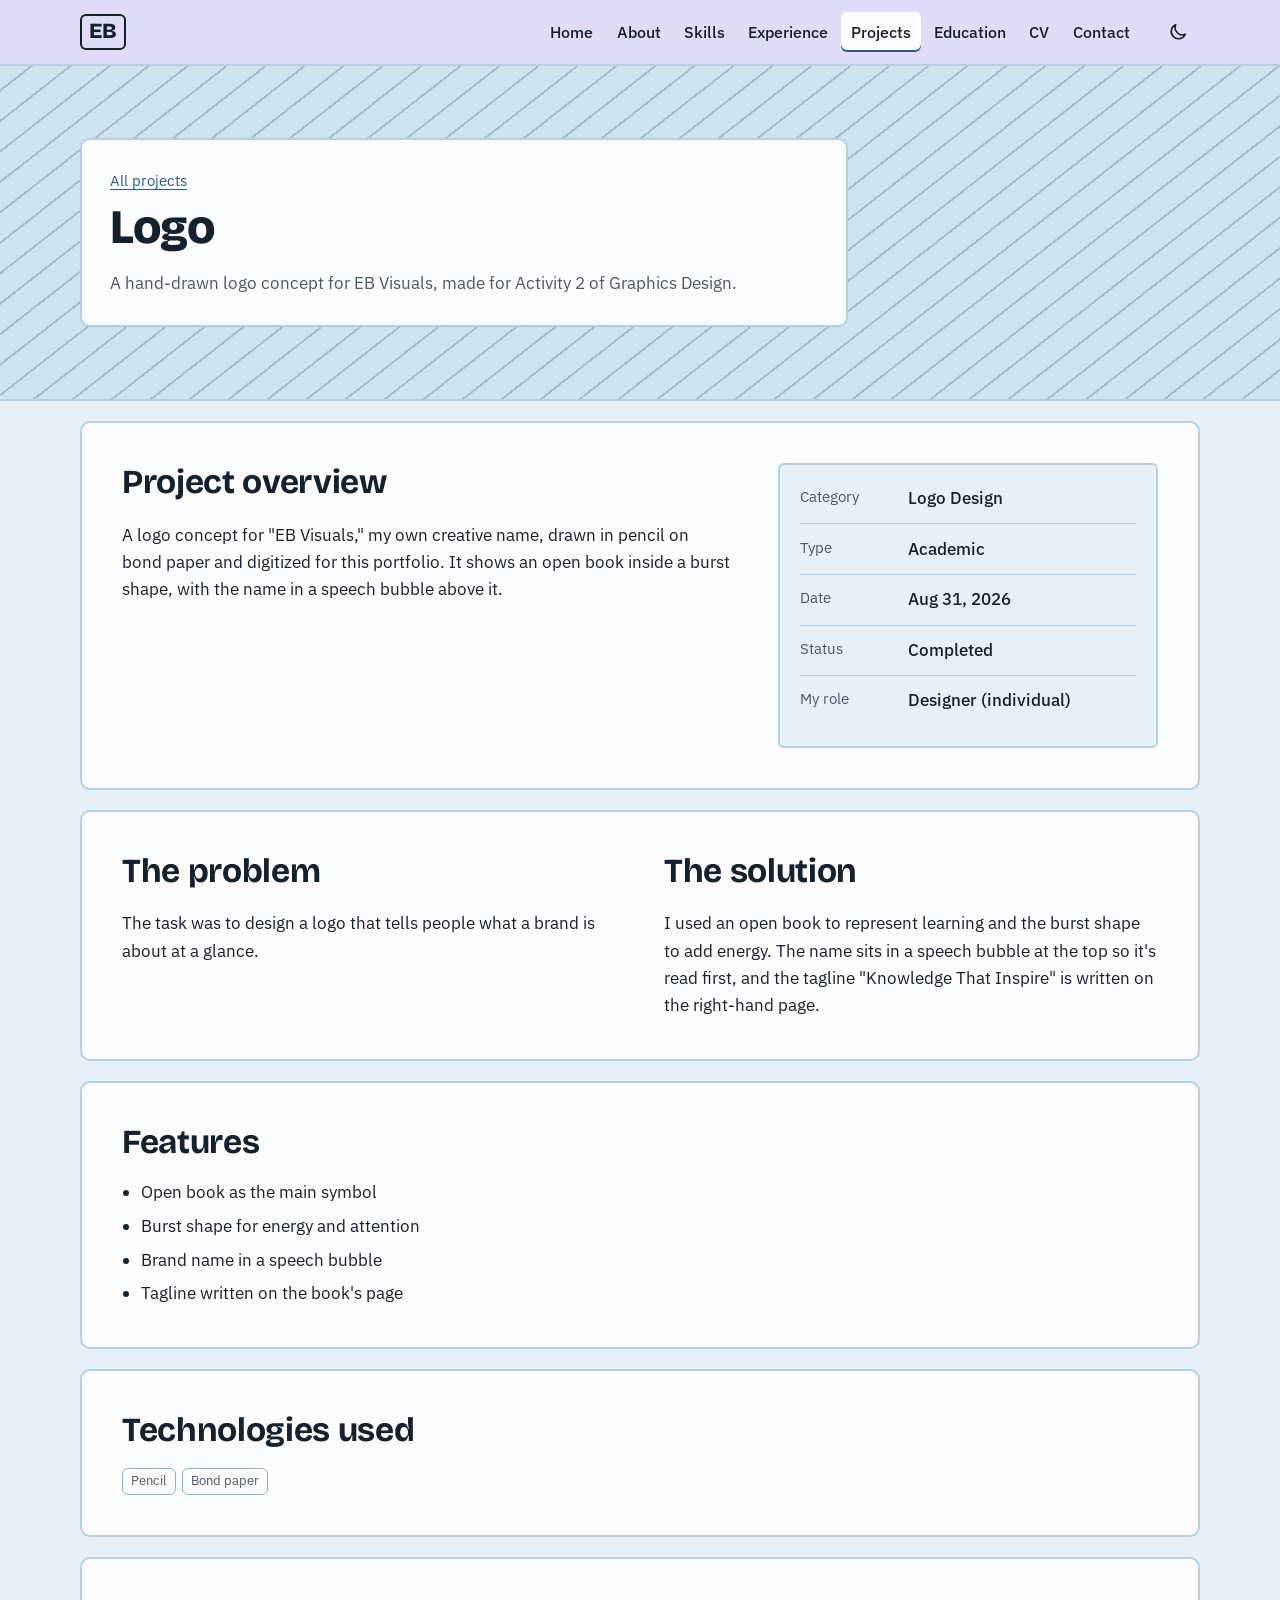
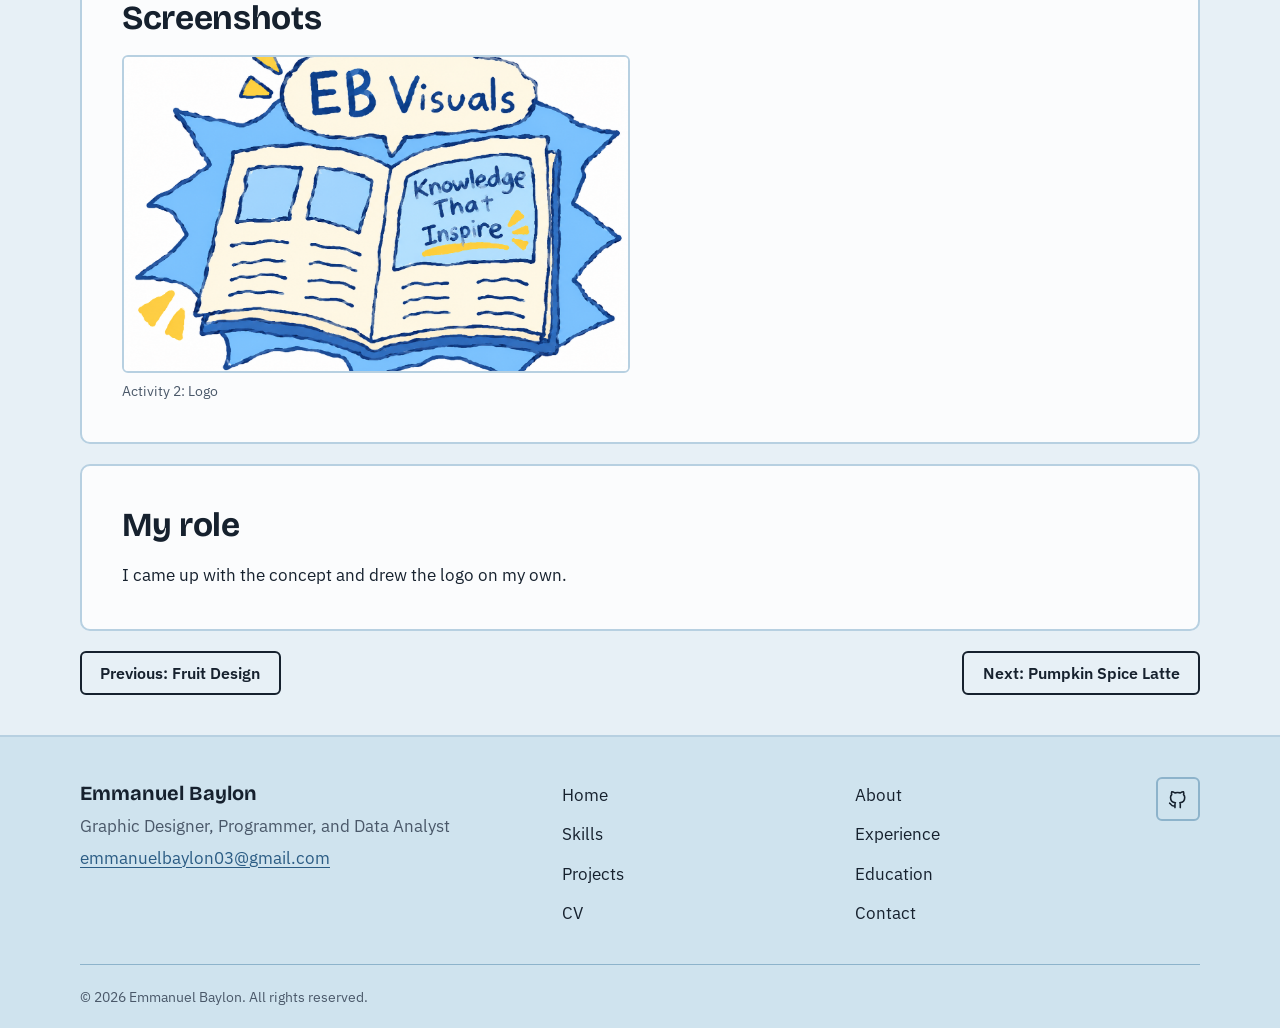
<file: projects/activity-2/index.html>
<!doctype html>
<html lang="en" data-theme="light">
<head>
<meta charset="utf-8">
<meta name="viewport" content="width=device-width, initial-scale=1">
<title>Logo | Emmanuel Baylon</title>
<meta name="description" content="A hand-drawn logo concept for EB Visuals, made for Activity 2 of Graphics Design.">
<meta name="author" content="Emmanuel Baylon">
<link rel="canonical" href="https://tuix094.github.io/projects/activity-2/">
<meta name="theme-color" content="#dedcf6">
<meta property="og:type" content="article">
<meta property="og:site_name" content="Emmanuel Baylon | IT Professional Portfolio">
<meta property="og:title" content="Logo | Emmanuel Baylon">
<meta property="og:description" content="A hand-drawn logo concept for EB Visuals, made for Activity 2 of Graphics Design.">
<meta property="og:url" content="https://tuix094.github.io/projects/activity-2/">
<meta property="og:image" content="https://tuix094.github.io/assets/img/og-image.png">
<meta property="og:image:width" content="1200">
<meta property="og:image:height" content="630">
<meta property="og:image:alt" content="Emmanuel Baylon, IT professional portfolio">
<meta name="twitter:card" content="summary_large_image">
<meta name="twitter:title" content="Logo | Emmanuel Baylon">
<meta name="twitter:description" content="A hand-drawn logo concept for EB Visuals, made for Activity 2 of Graphics Design.">
<meta name="twitter:image" content="https://tuix094.github.io/assets/img/og-image.png">
<link rel="icon" href="/assets/img/favicon.svg" type="image/svg+xml">
<link rel="apple-touch-icon" href="/assets/img/apple-touch-icon.png">
<link rel="preconnect" href="https://fonts.googleapis.com">
<link rel="preconnect" href="https://fonts.gstatic.com" crossorigin>
<link rel="stylesheet" href="https://fonts.googleapis.com/css2?family=Bricolage+Grotesque:opsz,wght@12..96,500;12..96,700;12..96,800&amp;family=IBM+Plex+Sans:wght@400;500;600&amp;display=swap">
<link rel="stylesheet" href="/assets/css/style.css">
<script>(function(){try{var t=localStorage.getItem("theme");if(t!=="light"&&t!=="dark"){t=window.matchMedia("(prefers-color-scheme: dark)").matches?"dark":"light";}document.documentElement.setAttribute("data-theme",t);}catch(e){}})();</script>
<script src="/assets/js/data/profile.js" defer></script>
<script src="/assets/js/data/projects.js" defer></script>
<script src="/assets/js/app.js" defer></script>
</head>
<body data-page="project">
<a class="skip-link" href="#main">Skip to main content</a>
<header class="site-header" id="site-header"></header>
<main id="main" tabindex="-1">
<section class="page-head hatch">
  <div class="container">
    <div class="page-head-card">
      <p class="crumbs"><a href="/projects/">All projects</a></p>
      <h1>Logo</h1>
      <p>A hand-drawn logo concept for EB Visuals, made for Activity 2 of Graphics Design.</p>
    </div>
  </div>
</section>
<div class="container stack">
  <div id="project-detail" data-render="project" data-project="activity-2"></div>
</div>
</main>
<footer class="site-footer" id="site-footer"></footer>
<noscript><p class="noscript">This portfolio needs JavaScript to show its content. Please turn on JavaScript, or email me at <a href="mailto:emmanuelbaylon03@gmail.com">emmanuelbaylon03@gmail.com</a>.</p></noscript>
</body>
</html>
</file>
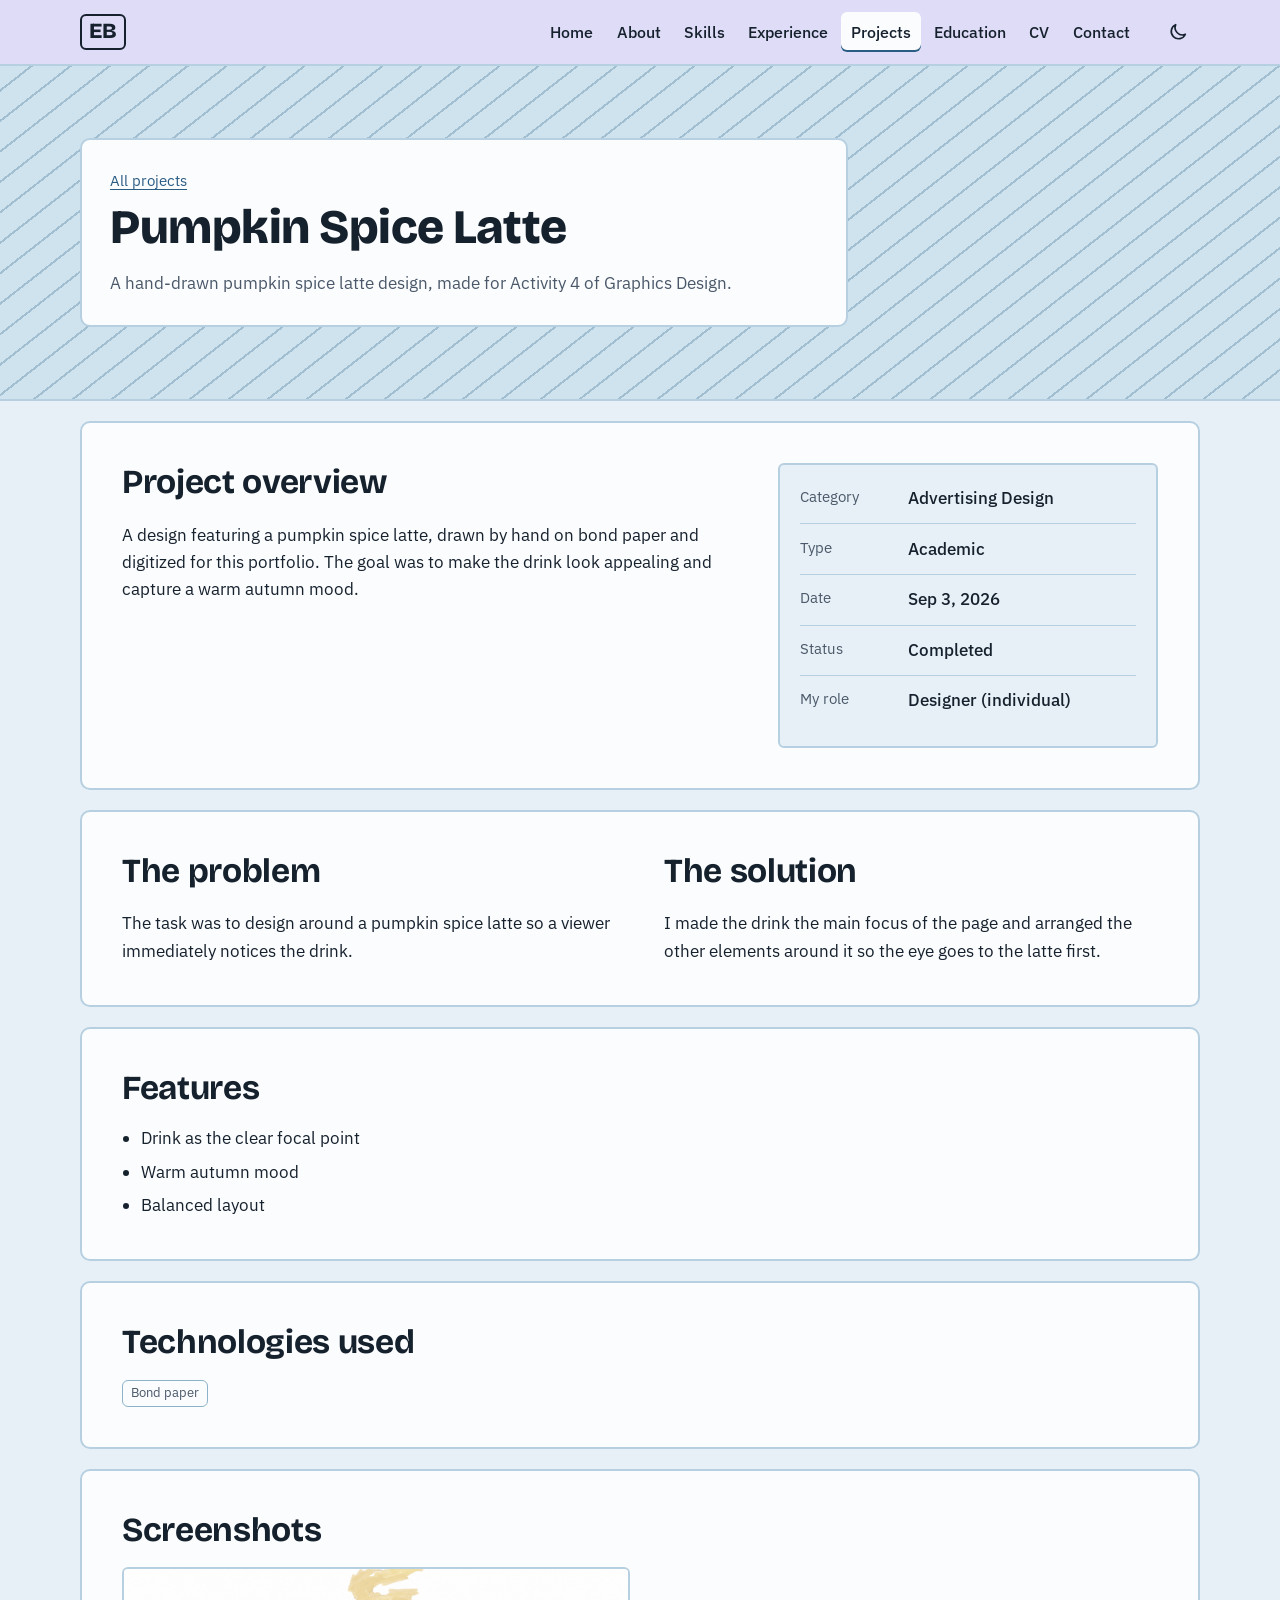
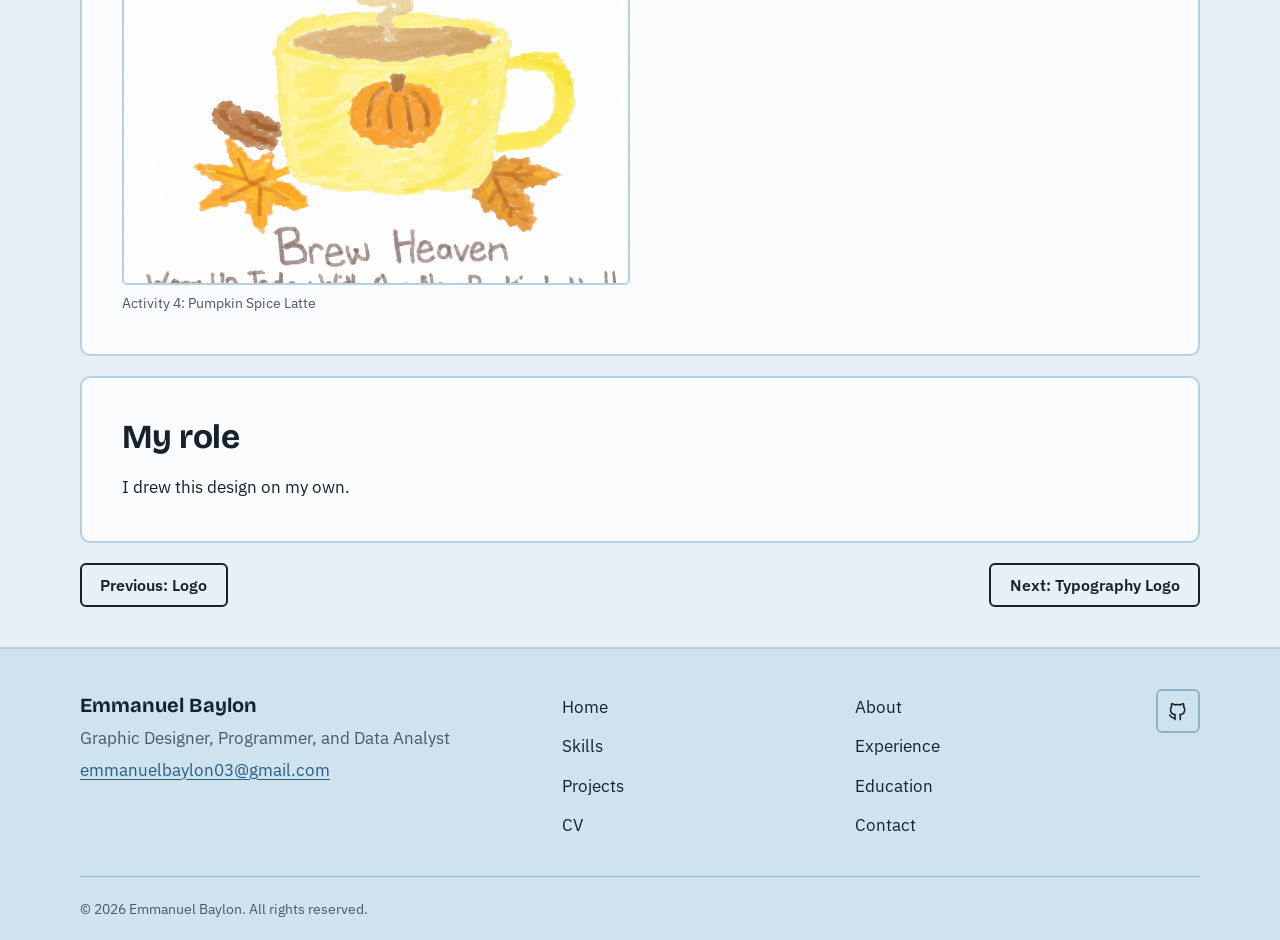
<file: projects/activity-4/index.html>
<!doctype html>
<html lang="en" data-theme="light">
<head>
<meta charset="utf-8">
<meta name="viewport" content="width=device-width, initial-scale=1">
<title>Pumpkin Spice Latte | Emmanuel Baylon</title>
<meta name="description" content="A hand-drawn pumpkin spice latte design, made for Activity 4 of Graphics Design.">
<meta name="author" content="Emmanuel Baylon">
<link rel="canonical" href="https://tuix094.github.io/projects/activity-4/">
<meta name="theme-color" content="#dedcf6">
<meta property="og:type" content="article">
<meta property="og:site_name" content="Emmanuel Baylon | IT Professional Portfolio">
<meta property="og:title" content="Pumpkin Spice Latte | Emmanuel Baylon">
<meta property="og:description" content="A hand-drawn pumpkin spice latte design, made for Activity 4 of Graphics Design.">
<meta property="og:url" content="https://tuix094.github.io/projects/activity-4/">
<meta property="og:image" content="https://tuix094.github.io/assets/img/og-image.png">
<meta property="og:image:width" content="1200">
<meta property="og:image:height" content="630">
<meta property="og:image:alt" content="Emmanuel Baylon, IT professional portfolio">
<meta name="twitter:card" content="summary_large_image">
<meta name="twitter:title" content="Pumpkin Spice Latte | Emmanuel Baylon">
<meta name="twitter:description" content="A hand-drawn pumpkin spice latte design, made for Activity 4 of Graphics Design.">
<meta name="twitter:image" content="https://tuix094.github.io/assets/img/og-image.png">
<link rel="icon" href="/assets/img/favicon.svg" type="image/svg+xml">
<link rel="apple-touch-icon" href="/assets/img/apple-touch-icon.png">
<link rel="preconnect" href="https://fonts.googleapis.com">
<link rel="preconnect" href="https://fonts.gstatic.com" crossorigin>
<link rel="stylesheet" href="https://fonts.googleapis.com/css2?family=Bricolage+Grotesque:opsz,wght@12..96,500;12..96,700;12..96,800&amp;family=IBM+Plex+Sans:wght@400;500;600&amp;display=swap">
<link rel="stylesheet" href="/assets/css/style.css">
<script>(function(){try{var t=localStorage.getItem("theme");if(t!=="light"&&t!=="dark"){t=window.matchMedia("(prefers-color-scheme: dark)").matches?"dark":"light";}document.documentElement.setAttribute("data-theme",t);}catch(e){}})();</script>
<script src="/assets/js/data/profile.js" defer></script>
<script src="/assets/js/data/projects.js" defer></script>
<script src="/assets/js/app.js" defer></script>
</head>
<body data-page="project">
<a class="skip-link" href="#main">Skip to main content</a>
<header class="site-header" id="site-header"></header>
<main id="main" tabindex="-1">
<section class="page-head hatch">
  <div class="container">
    <div class="page-head-card">
      <p class="crumbs"><a href="/projects/">All projects</a></p>
      <h1>Pumpkin Spice Latte</h1>
      <p>A hand-drawn pumpkin spice latte design, made for Activity 4 of Graphics Design.</p>
    </div>
  </div>
</section>
<div class="container stack">
  <div id="project-detail" data-render="project" data-project="activity-4"></div>
</div>
</main>
<footer class="site-footer" id="site-footer"></footer>
<noscript><p class="noscript">This portfolio needs JavaScript to show its content. Please turn on JavaScript, or email me at <a href="mailto:emmanuelbaylon03@gmail.com">emmanuelbaylon03@gmail.com</a>.</p></noscript>
</body>
</html>
</file>
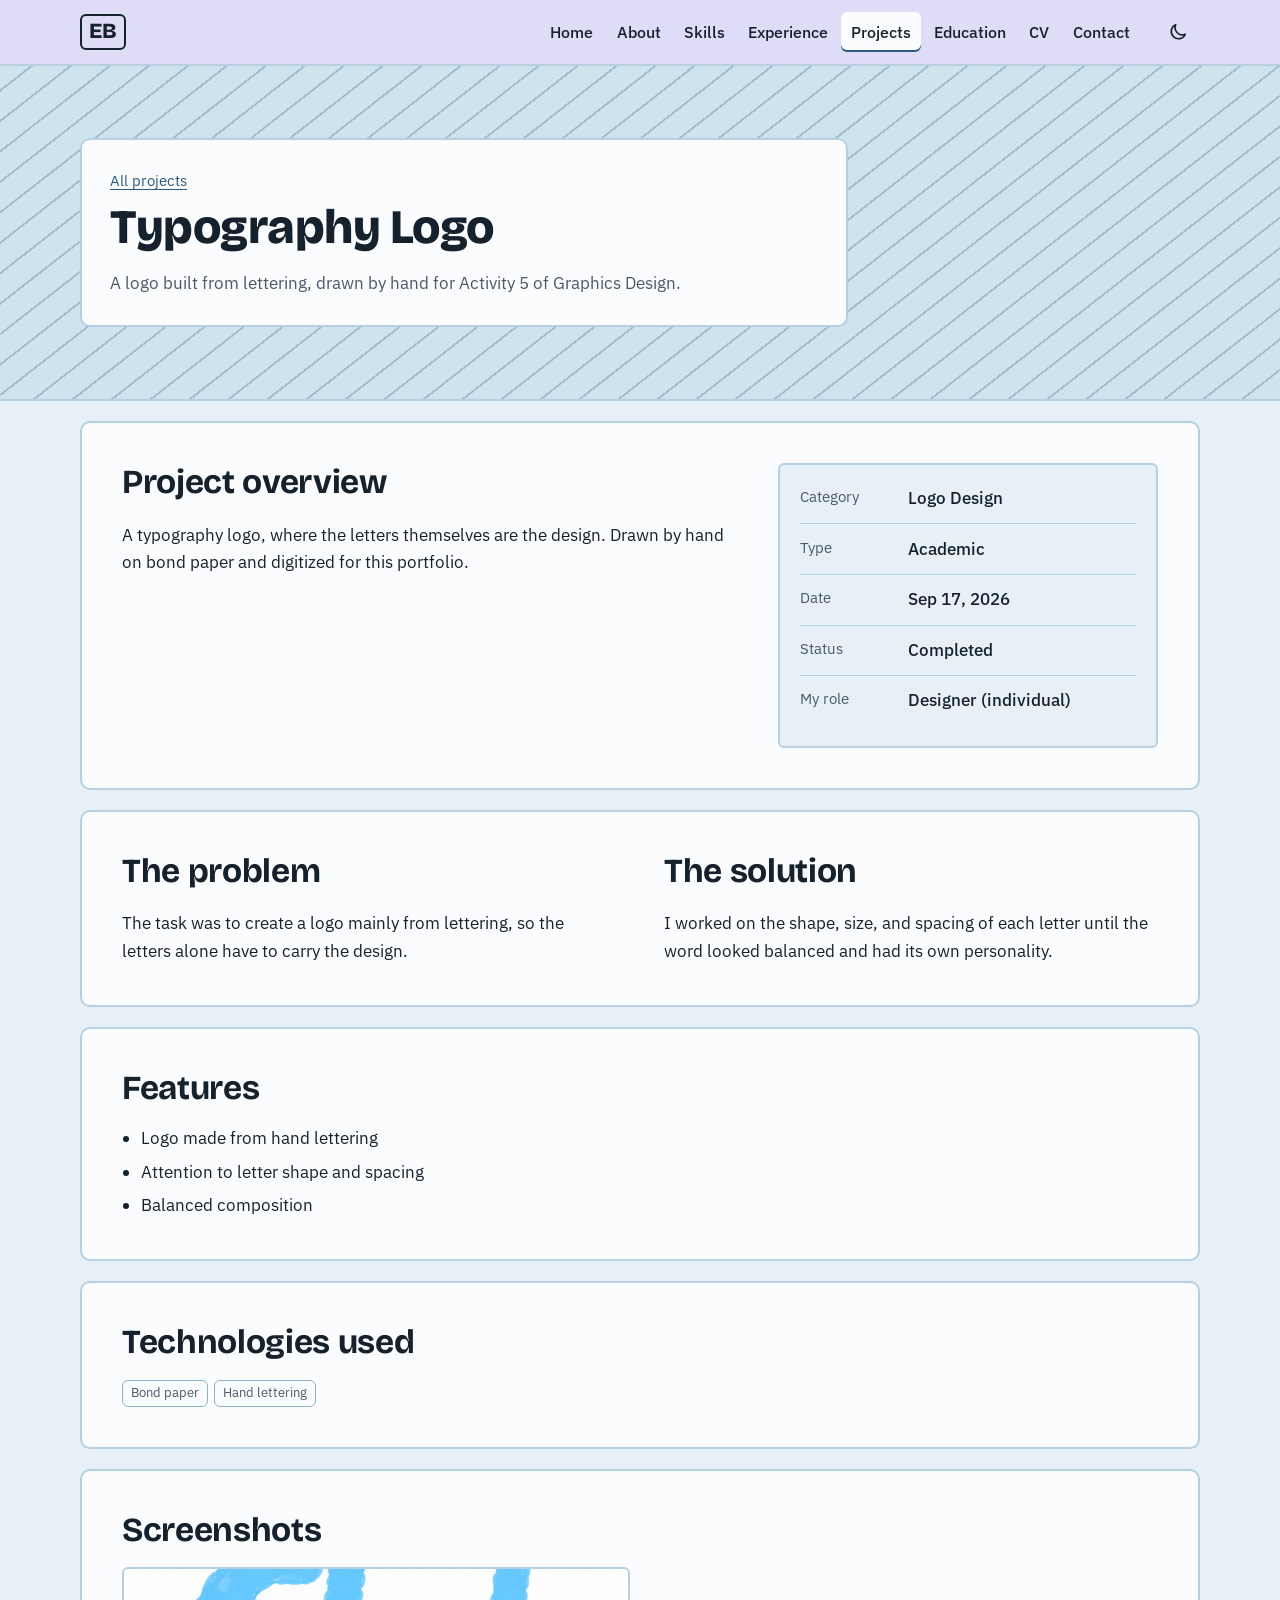
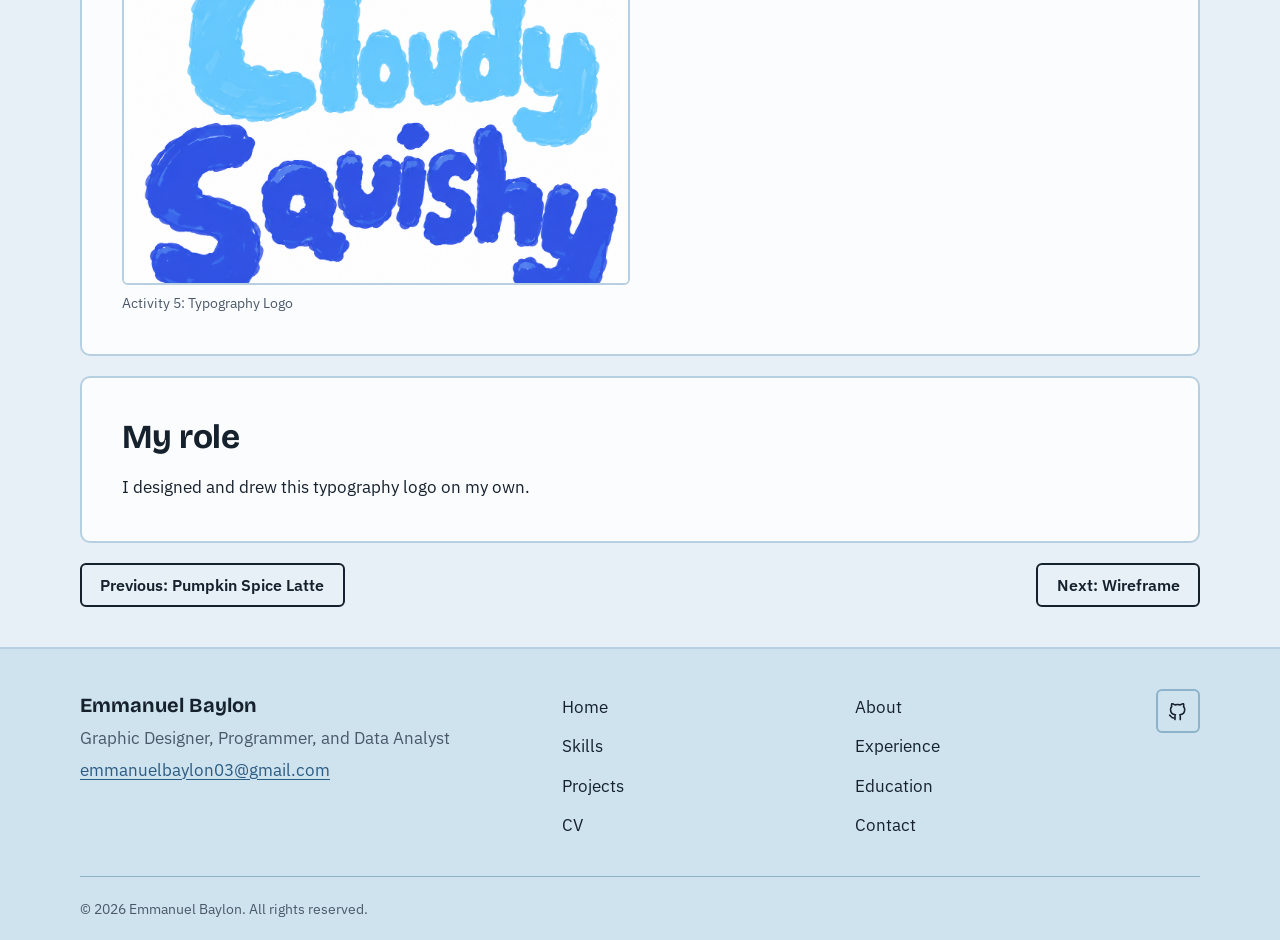
<file: projects/activity-5/index.html>
<!doctype html>
<html lang="en" data-theme="light">
<head>
<meta charset="utf-8">
<meta name="viewport" content="width=device-width, initial-scale=1">
<title>Typography Logo | Emmanuel Baylon</title>
<meta name="description" content="A logo built from lettering, drawn by hand for Activity 5 of Graphics Design.">
<meta name="author" content="Emmanuel Baylon">
<link rel="canonical" href="https://tuix094.github.io/projects/activity-5/">
<meta name="theme-color" content="#dedcf6">
<meta property="og:type" content="article">
<meta property="og:site_name" content="Emmanuel Baylon | IT Professional Portfolio">
<meta property="og:title" content="Typography Logo | Emmanuel Baylon">
<meta property="og:description" content="A logo built from lettering, drawn by hand for Activity 5 of Graphics Design.">
<meta property="og:url" content="https://tuix094.github.io/projects/activity-5/">
<meta property="og:image" content="https://tuix094.github.io/assets/img/og-image.png">
<meta property="og:image:width" content="1200">
<meta property="og:image:height" content="630">
<meta property="og:image:alt" content="Emmanuel Baylon, IT professional portfolio">
<meta name="twitter:card" content="summary_large_image">
<meta name="twitter:title" content="Typography Logo | Emmanuel Baylon">
<meta name="twitter:description" content="A logo built from lettering, drawn by hand for Activity 5 of Graphics Design.">
<meta name="twitter:image" content="https://tuix094.github.io/assets/img/og-image.png">
<link rel="icon" href="/assets/img/favicon.svg" type="image/svg+xml">
<link rel="apple-touch-icon" href="/assets/img/apple-touch-icon.png">
<link rel="preconnect" href="https://fonts.googleapis.com">
<link rel="preconnect" href="https://fonts.gstatic.com" crossorigin>
<link rel="stylesheet" href="https://fonts.googleapis.com/css2?family=Bricolage+Grotesque:opsz,wght@12..96,500;12..96,700;12..96,800&amp;family=IBM+Plex+Sans:wght@400;500;600&amp;display=swap">
<link rel="stylesheet" href="/assets/css/style.css">
<script>(function(){try{var t=localStorage.getItem("theme");if(t!=="light"&&t!=="dark"){t=window.matchMedia("(prefers-color-scheme: dark)").matches?"dark":"light";}document.documentElement.setAttribute("data-theme",t);}catch(e){}})();</script>
<script src="/assets/js/data/profile.js" defer></script>
<script src="/assets/js/data/projects.js" defer></script>
<script src="/assets/js/app.js" defer></script>
</head>
<body data-page="project">
<a class="skip-link" href="#main">Skip to main content</a>
<header class="site-header" id="site-header"></header>
<main id="main" tabindex="-1">
<section class="page-head hatch">
  <div class="container">
    <div class="page-head-card">
      <p class="crumbs"><a href="/projects/">All projects</a></p>
      <h1>Typography Logo</h1>
      <p>A logo built from lettering, drawn by hand for Activity 5 of Graphics Design.</p>
    </div>
  </div>
</section>
<div class="container stack">
  <div id="project-detail" data-render="project" data-project="activity-5"></div>
</div>
</main>
<footer class="site-footer" id="site-footer"></footer>
<noscript><p class="noscript">This portfolio needs JavaScript to show its content. Please turn on JavaScript, or email me at <a href="mailto:emmanuelbaylon03@gmail.com">emmanuelbaylon03@gmail.com</a>.</p></noscript>
</body>
</html>
</file>
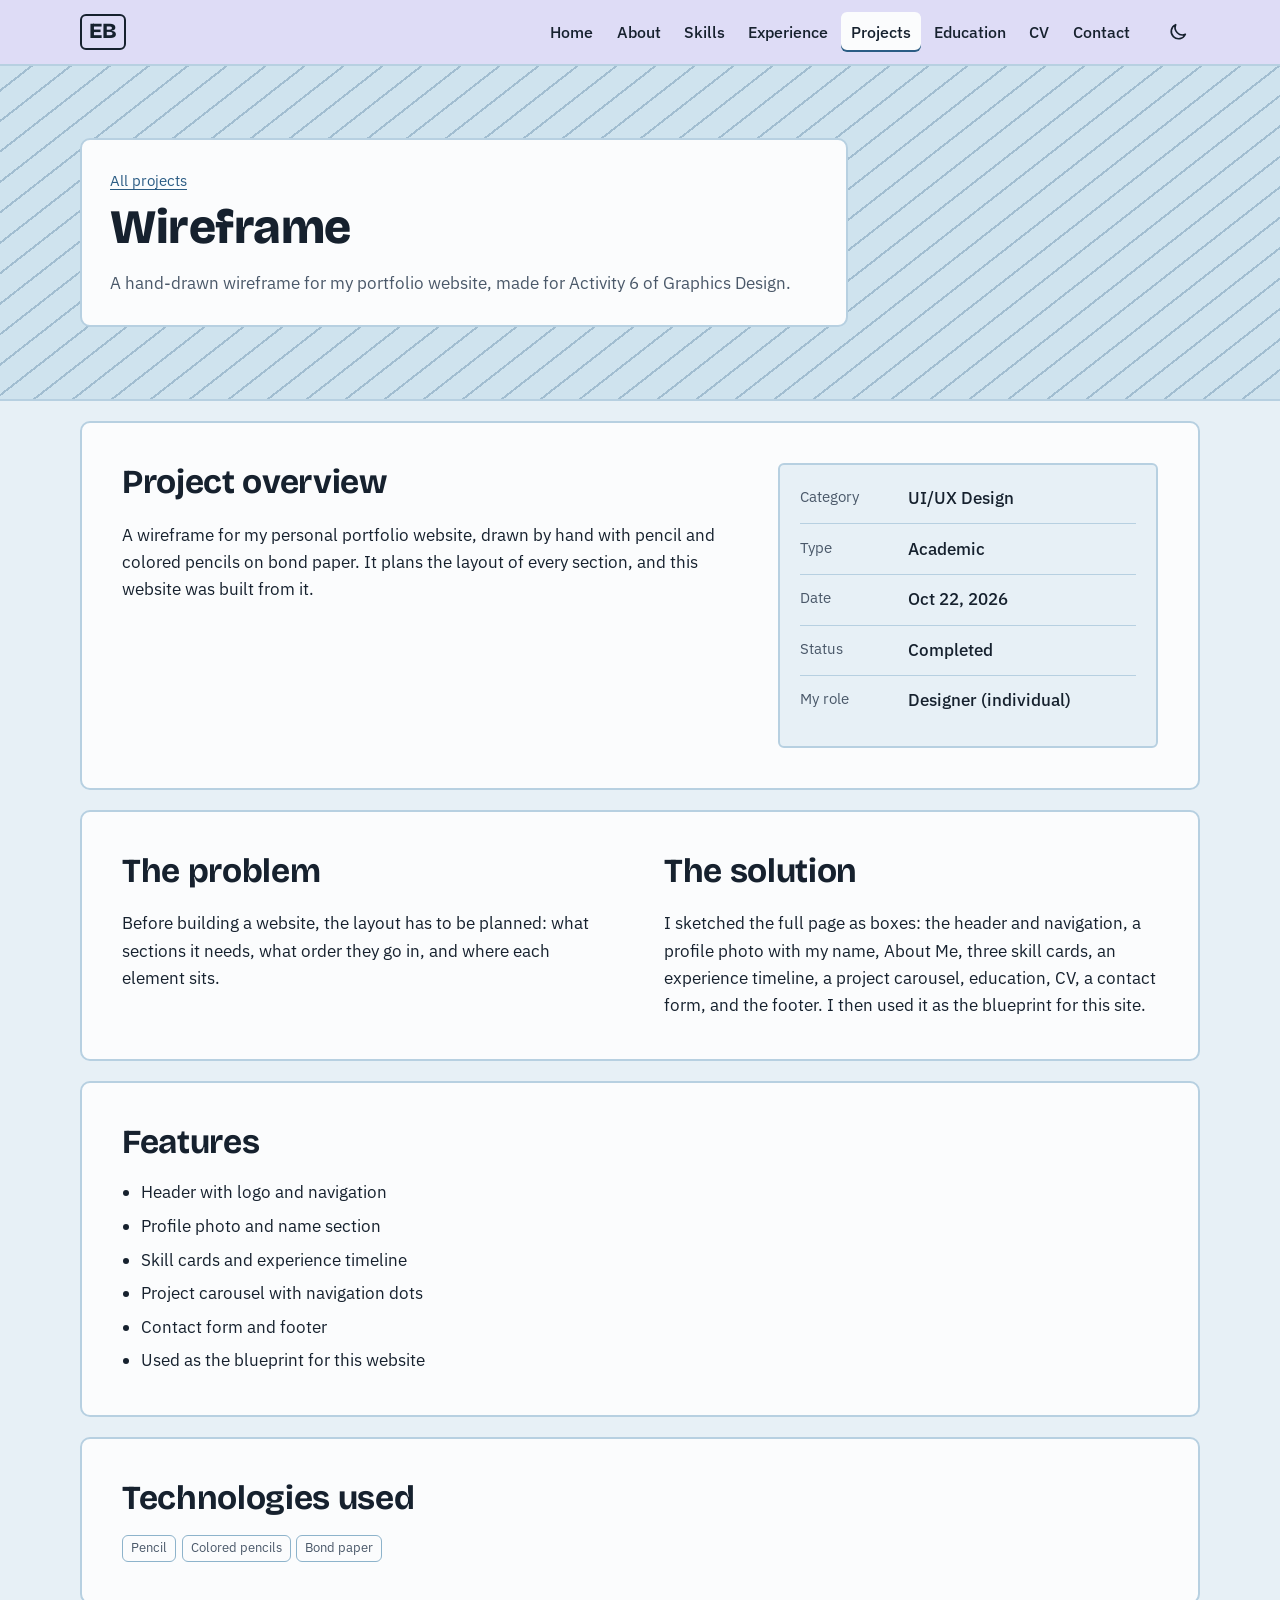
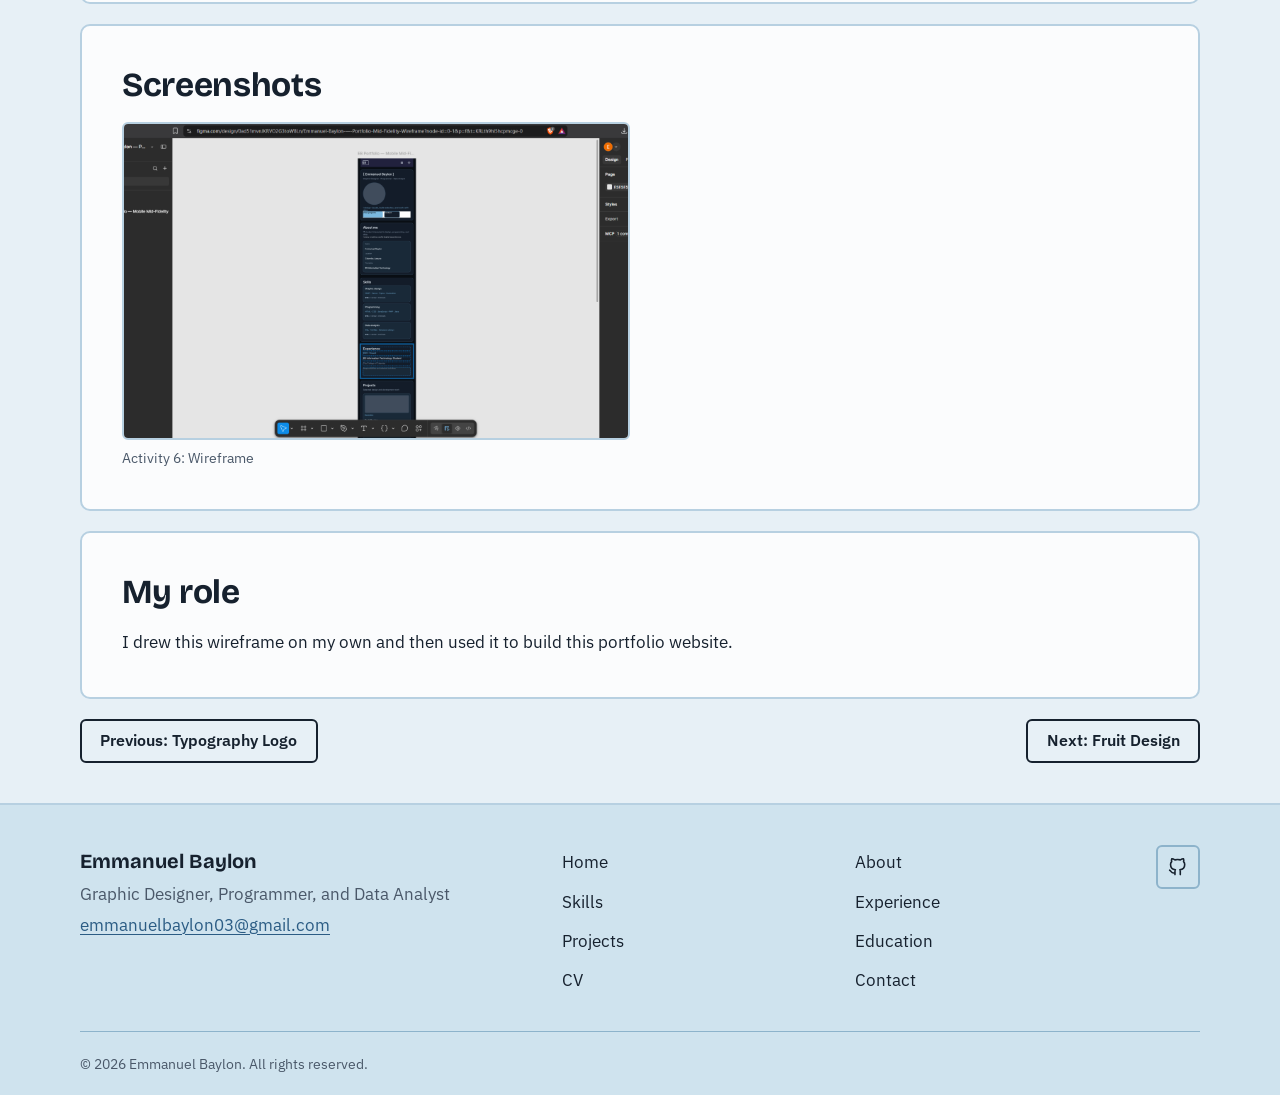
<file: projects/activity-6/index.html>
<!doctype html>
<html lang="en" data-theme="light">
<head>
<meta charset="utf-8">
<meta name="viewport" content="width=device-width, initial-scale=1">
<title>Wireframe | Emmanuel Baylon</title>
<meta name="description" content="A hand-drawn wireframe for my portfolio website, made for Activity 6 of Graphics Design.">
<meta name="author" content="Emmanuel Baylon">
<link rel="canonical" href="https://tuix094.github.io/projects/activity-6/">
<meta name="theme-color" content="#dedcf6">
<meta property="og:type" content="article">
<meta property="og:site_name" content="Emmanuel Baylon | IT Professional Portfolio">
<meta property="og:title" content="Wireframe | Emmanuel Baylon">
<meta property="og:description" content="A hand-drawn wireframe for my portfolio website, made for Activity 6 of Graphics Design.">
<meta property="og:url" content="https://tuix094.github.io/projects/activity-6/">
<meta property="og:image" content="https://tuix094.github.io/assets/img/og-image.png">
<meta property="og:image:width" content="1200">
<meta property="og:image:height" content="630">
<meta property="og:image:alt" content="Emmanuel Baylon, IT professional portfolio">
<meta name="twitter:card" content="summary_large_image">
<meta name="twitter:title" content="Wireframe | Emmanuel Baylon">
<meta name="twitter:description" content="A hand-drawn wireframe for my portfolio website, made for Activity 6 of Graphics Design.">
<meta name="twitter:image" content="https://tuix094.github.io/assets/img/og-image.png">
<link rel="icon" href="/assets/img/favicon.svg" type="image/svg+xml">
<link rel="apple-touch-icon" href="/assets/img/apple-touch-icon.png">
<link rel="preconnect" href="https://fonts.googleapis.com">
<link rel="preconnect" href="https://fonts.gstatic.com" crossorigin>
<link rel="stylesheet" href="https://fonts.googleapis.com/css2?family=Bricolage+Grotesque:opsz,wght@12..96,500;12..96,700;12..96,800&amp;family=IBM+Plex+Sans:wght@400;500;600&amp;display=swap">
<link rel="stylesheet" href="/assets/css/style.css">
<script>(function(){try{var t=localStorage.getItem("theme");if(t!=="light"&&t!=="dark"){t=window.matchMedia("(prefers-color-scheme: dark)").matches?"dark":"light";}document.documentElement.setAttribute("data-theme",t);}catch(e){}})();</script>
<script src="/assets/js/data/profile.js" defer></script>
<script src="/assets/js/data/projects.js" defer></script>
<script src="/assets/js/app.js" defer></script>
</head>
<body data-page="project">
<a class="skip-link" href="#main">Skip to main content</a>
<header class="site-header" id="site-header"></header>
<main id="main" tabindex="-1">
<section class="page-head hatch">
  <div class="container">
    <div class="page-head-card">
      <p class="crumbs"><a href="/projects/">All projects</a></p>
      <h1>Wireframe</h1>
      <p>A hand-drawn wireframe for my portfolio website, made for Activity 6 of Graphics Design.</p>
    </div>
  </div>
</section>
<div class="container stack">
  <div id="project-detail" data-render="project" data-project="activity-6"></div>
</div>
</main>
<footer class="site-footer" id="site-footer"></footer>
<noscript><p class="noscript">This portfolio needs JavaScript to show its content. Please turn on JavaScript, or email me at <a href="mailto:emmanuelbaylon03@gmail.com">emmanuelbaylon03@gmail.com</a>.</p></noscript>
</body>
</html>
</file>
<file: assets/css/style.css>
/* ==========================================================================
   Portfolio stylesheet
   Colors come from the hand-drawn wireframe: light blue frame, lavender
   header, sage and lavender skill cards, and pencil-hatch stripes.
   ========================================================================== */

:root {
  --bg: #e7f0f6;
  --surface: #fbfcfd;
  --ink: #16212e;
  --ink-soft: #4a5869;
  --line: #b7d0e1;
  --line-strong: #8db3cb;
  --sky: #cfe3ee;
  --accent: #2b5c84;
  --accent-ink: #ffffff;
  --lavender: #dedcf6;
  --lavender-ink: #45449e;
  --sage: #dde7c3;
  --sage-ink: #4a5c22;
  --hatch: rgba(43, 92, 132, 0.28);
  --error: #a3261f;
  --success: #2f6b2a;

  --radius: 10px;
  --radius-sm: 6px;
  --font-display: "Bricolage Grotesque", "Segoe UI", system-ui, sans-serif;
  --font-body: "IBM Plex Sans", "Segoe UI", system-ui, -apple-system, sans-serif;
  --container: 1120px;
  --header-h: 64px;
  color-scheme: light;
}

[data-theme="dark"] {
  --bg: #0d151e;
  --surface: #142030;
  --ink: #e4ecf3;
  --ink-soft: #a3b2c1;
  --line: #2a3c4f;
  --line-strong: #3e5670;
  --sky: #1a2c3d;
  --accent: #8dc0e6;
  --accent-ink: #0d151e;
  --lavender: #24233f;
  --lavender-ink: #bdbaf7;
  --sage: #232d19;
  --sage-ink: #c6d99c;
  --hatch: rgba(141, 192, 230, 0.2);
  --error: #ff9a8f;
  --success: #9fd796;
  color-scheme: dark;
}

/* ---------- Base ---------- */
*, *::before, *::after { box-sizing: border-box; }

html {
  scroll-behavior: smooth;
  scroll-padding-top: calc(var(--header-h) + 16px);
  -webkit-text-size-adjust: 100%;
}

body {
  margin: 0;
  background: var(--bg);
  color: var(--ink);
  font-family: var(--font-body);
  font-size: 1.0625rem;
  line-height: 1.6;
  text-rendering: optimizeLegibility;
}

img, svg, iframe { max-width: 100%; display: block; }
img { height: auto; }

h1, h2, h3, h4 {
  font-family: var(--font-display);
  line-height: 1.15;
  margin: 0 0 0.6em;
  letter-spacing: -0.01em;
}
h1 { font-size: clamp(2.2rem, 5.5vw, 3.6rem); font-weight: 800; }
h2 { font-size: clamp(1.6rem, 3vw, 2.1rem); font-weight: 700; }
h3, .h3 { font-size: 1.2rem; font-weight: 700; }
h4 { font-size: 1rem; font-weight: 700; font-family: var(--font-body); }

p { margin: 0 0 1em; }
p:last-child { margin-bottom: 0; }

a { color: var(--accent); text-underline-offset: 0.18em; text-decoration-thickness: 1px; }
a:hover { text-decoration-thickness: 2px; }

:focus-visible {
  outline: 3px solid var(--accent);
  outline-offset: 3px;
  border-radius: 4px;
}

.visually-hidden {
  position: absolute !important;
  width: 1px; height: 1px;
  padding: 0; margin: -1px;
  overflow: hidden; clip: rect(0 0 0 0);
  white-space: nowrap; border: 0;
}

.skip-link {
  position: absolute; left: 1rem; top: -100px; z-index: 100;
  background: var(--accent); color: var(--accent-ink);
  padding: 0.6rem 1rem; border-radius: var(--radius-sm); font-weight: 600;
}
.skip-link:focus { top: 1rem; }

.container {
  width: min(100% - 2rem, var(--container));
  margin-inline: auto;
}

.muted { color: var(--ink-soft); }
.fine { font-size: 0.9rem; color: var(--ink-soft); margin-top: 1.25rem; max-width: 70ch; }

main:focus { outline: none; }

/* Pencil-hatch stripes from the wireframe */
.hatch {
  background-color: var(--sky);
  background-image: repeating-linear-gradient(
    -38deg, transparent 0 22px, var(--hatch) 22px 24px
  );
}

/* ---------- Header ---------- */
.site-header {
  position: sticky; top: 0; z-index: 50;
  background: var(--lavender);
  border-bottom: 2px solid var(--line);
}
.header-inner {
  min-height: var(--header-h);
  display: flex; align-items: center; gap: 1rem;
}
.brand {
  color: var(--ink); text-decoration: none; flex-shrink: 0;
}
.brand-mark {
  display: inline-block;
  font-family: var(--font-display); font-weight: 800; font-size: 1.35rem;
  line-height: 1; padding: 0.3rem 0.45rem;
  border: 2px solid currentColor; border-radius: var(--radius-sm);
}
.site-nav { margin-left: auto; }
.nav-list {
  list-style: none; margin: 0; padding: 0;
  display: flex; flex-wrap: wrap; gap: 0.15rem;
}
.nav-list a {
  display: block; padding: 0.45rem 0.65rem;
  color: var(--ink); text-decoration: none; font-weight: 500; font-size: 0.97rem;
  border-radius: var(--radius-sm);
}
.nav-list a:hover { background: var(--surface); }
.nav-list a[aria-current="page"] {
  background: var(--surface);
  box-shadow: inset 0 -2px 0 var(--accent);
}

.icon-btn {
  display: inline-flex; align-items: center; justify-content: center;
  width: 44px; height: 44px; flex-shrink: 0;
  background: transparent; color: var(--ink);
  border: 2px solid transparent; border-radius: var(--radius-sm); cursor: pointer;
}
.icon-btn:hover { background: var(--surface); }
.nav-toggle { display: none; }

.icon { width: 1.25em; height: 1.25em; flex-shrink: 0; }
.icon-btn .icon { width: 22px; height: 22px; }

@media (max-width: 960px) {
  .nav-toggle { display: inline-flex; }
  .nav-list {
    display: none;
    position: absolute; left: 0; right: 0; top: 100%;
    background: var(--surface);
    border-bottom: 2px solid var(--line);
    padding: 0.5rem 1rem 1rem;
    flex-direction: column;
    max-height: calc(100vh - var(--header-h));
    overflow-y: auto;
  }
  .nav-list.is-open { display: flex; }
  .nav-list a { padding: 0.75rem 0.75rem; font-size: 1.05rem; }
  .nav-list a:hover, .nav-list a[aria-current="page"] { background: var(--sky); }
}

/* ---------- Panels (the boxed sections in the wireframe) ---------- */
.stack { padding-block: 1.25rem 2.5rem; }

.panel {
  background: var(--surface);
  border: 2px solid var(--line);
  border-radius: var(--radius);
  padding: clamp(1.25rem, 4vw, 2.5rem);
  margin-bottom: 1.25rem;
}
.panel > h2:first-child { margin-bottom: 1.1rem; }

.section-lede { color: var(--ink-soft); max-width: 60ch; margin-top: -0.4rem; margin-bottom: 1.5rem; }

.section-foot { margin-top: 1.5rem; }

.hatch-band {
  height: clamp(70px, 12vw, 130px);
  border: 2px solid var(--line);
  border-radius: var(--radius);
  margin-bottom: 1.25rem;
}

.two-col {
  display: grid; gap: clamp(1.5rem, 4vw, 3rem);
  grid-template-columns: repeat(2, minmax(0, 1fr));
}
@media (max-width: 760px) { .two-col { grid-template-columns: 1fr; } }

/* ---------- Page header band for inner pages ---------- */
.page-head {
  padding-block: clamp(2.25rem, 7vw, 4.5rem);
  border-bottom: 2px solid var(--line);
}
.page-head-card {
  background: var(--surface);
  border: 2px solid var(--line);
  border-radius: var(--radius);
  padding: clamp(1.1rem, 3vw, 1.75rem);
  max-width: 48rem;
}
.page-head-card h1 { font-size: clamp(2rem, 5vw, 3rem); margin-bottom: 0.3em; }
.page-head-card p { color: var(--ink-soft); }
.crumbs { font-size: 0.95rem; margin-bottom: 0.5rem; }

/* ---------- Buttons ---------- */
.btn {
  display: inline-flex; align-items: center; justify-content: center; gap: 0.5rem;
  min-height: 44px; padding: 0.55rem 1.15rem;
  font: 600 1rem/1.2 var(--font-body);
  color: var(--ink); background: transparent;
  border: 2px solid var(--ink); border-radius: var(--radius-sm);
  text-decoration: none; cursor: pointer;
  transition: background-color 0.15s ease, color 0.15s ease;
}
.btn:hover { background: var(--sky); text-decoration: none; }
.btn-primary { background: var(--accent); border-color: var(--accent); color: var(--accent-ink); }
.btn-primary:hover { background: var(--ink); border-color: var(--ink); color: var(--surface); }
.btn-sm { min-height: 40px; padding: 0.4rem 0.85rem; font-size: 0.92rem; }
.btn[disabled] { opacity: 0.6; cursor: wait; }
.btn-row { display: flex; flex-wrap: wrap; gap: 0.75rem; }
.btn-row.center { justify-content: center; }

/* ---------- Hero ---------- */
.panel-hero { padding-block: clamp(2rem, 6vw, 3.5rem); }
.hero {
  display: grid; align-items: center;
  grid-template-columns: auto minmax(0, 1fr);
  gap: clamp(1.5rem, 5vw, 3.5rem);
}
.hero-photo-wrap {
  padding: 12px; border-radius: 50%;
  border: 2px solid var(--line);
}
.hero-photo {
  width: clamp(160px, 22vw, 240px); aspect-ratio: 1;
  border-radius: 50%; object-fit: cover;
  border: 3px solid var(--surface);
  background: var(--lavender);
}
.hero-name {
  font-size: clamp(2.3rem, 6.5vw, 4.4rem);
  margin-bottom: 0.25em;
}
.hero-name .br {
  display: inline-block;
  color: var(--accent);
  font-weight: 500;
  animation: bracket-in 0.8s cubic-bezier(0.2, 0.7, 0.2, 1) both;
}
.hero-name .br-l { --from: -0.4em; margin-right: 0.12em; }
.hero-name .br-r { --from: 0.4em; margin-left: 0.12em; }
@keyframes bracket-in {
  from { transform: translateX(var(--from)); opacity: 0; }
}
.hero-title { font-size: 1.2rem; font-weight: 600; margin-bottom: 0.4rem; }
.hero-tagline { font-family: var(--font-display); font-size: 1.15rem; color: var(--accent); margin-bottom: 1rem; }
.hero-intro { color: var(--ink-soft); max-width: 60ch; margin-bottom: 1.5rem; }

@media (max-width: 700px) {
  .hero { grid-template-columns: 1fr; }
  .hero-photo-wrap { justify-self: start; }
}

/* ---------- About ---------- */
.about-grid {
  display: grid; gap: clamp(1.5rem, 4vw, 3rem);
  grid-template-columns: minmax(0, 1.4fr) minmax(0, 1fr);
}
.about-bio p { max-width: 68ch; }
.facts { margin: 0; display: grid; gap: 0.7rem; }
.facts div {
  display: grid; grid-template-columns: 9.5rem minmax(0, 1fr); gap: 0.75rem;
  padding-bottom: 0.7rem; border-bottom: 1px solid var(--line);
}
.facts div:last-child { border-bottom: 0; }
.facts dt { color: var(--ink-soft); font-size: 0.93rem; }
.facts dd { margin: 0; font-weight: 500; overflow-wrap: anywhere; }
@media (max-width: 860px) { .about-grid { grid-template-columns: 1fr; } }
@media (max-width: 420px) { .facts div { grid-template-columns: 1fr; gap: 0.1rem; } }

/* ---------- Skills ---------- */
.skill-grid {
  display: grid; gap: 1rem;
  grid-template-columns: repeat(3, minmax(0, 1fr));
}
@media (max-width: 900px) { .skill-grid { grid-template-columns: 1fr; } }
.skill-card {
  border: 2px solid var(--line-strong);
  border-radius: var(--radius-sm);
  padding: 1.25rem;
}
.skill-card h3 { margin-bottom: 0.2rem; }
.skill-card .skill-summary { font-size: 0.95rem; margin-bottom: 1rem; }
.tone-lavender { background: var(--lavender); --tone-ink: var(--lavender-ink); }
.tone-sage { background: var(--sage); --tone-ink: var(--sage-ink); }
.tone-sky { background: var(--sky); --tone-ink: var(--accent); }
.skill-card .skill-summary { color: var(--tone-ink); }
.skill-list { list-style: none; margin: 0; padding: 0; display: grid; gap: 0.55rem; }
.skill-list li {
  display: flex; justify-content: space-between; align-items: center; gap: 0.75rem;
  font-size: 0.96rem;
}
.level { display: inline-flex; align-items: center; gap: 0.45rem; flex-shrink: 0; }
.dots { display: inline-flex; gap: 3px; }
.dots i {
  width: 9px; height: 9px; border-radius: 50%;
  border: 1.5px solid var(--tone-ink);
}
.dots i.on { background: var(--tone-ink); }
.level-text { font-size: 0.8rem; color: var(--tone-ink); width: 5.4rem; }

/* ---------- Timeline ---------- */
.timeline {
  list-style: none; margin: 0 0 0 0.5rem; padding: 0;
  border-left: 2px solid var(--line-strong);
}
.tl-item { position: relative; padding: 0 0 2rem 1.75rem; }
.tl-item:last-child { padding-bottom: 0.25rem; }
.tl-item::before {
  content: ""; position: absolute; left: -10px; top: 0.3rem;
  width: 18px; height: 18px; border-radius: 50%;
  background: var(--surface); border: 3px solid var(--accent);
}
.tl-dates { font-size: 0.92rem; font-weight: 600; color: var(--accent); margin-bottom: 0.2rem; }
.tl-item h3 { margin-bottom: 0.15rem; }
.tl-org { color: var(--ink-soft); margin-bottom: 0.75rem; }
.tl-item h4 { margin: 0.75rem 0 0.3rem; font-size: 0.95rem; }
.tl-item ul { margin: 0; padding-left: 1.2rem; max-width: 70ch; }
.tl-item li { margin-bottom: 0.25rem; }

/* ---------- Project cards ---------- */
.project-card {
  display: flex; flex-direction: column;
  height: 100%;
  background: var(--surface);
  border: 2px solid var(--line);
  border-radius: var(--radius-sm);
  overflow: hidden;
}
.pc-img {
  width: 100%; aspect-ratio: 16 / 10; object-fit: cover;
  background: var(--sky);
  border-bottom: 2px solid var(--line);
}
.pc-body { display: flex; flex-direction: column; gap: 0.6rem; padding: 1.1rem; flex: 1; }
.pc-meta { display: flex; flex-wrap: wrap; gap: 0.4rem; align-items: center; margin: 0; font-size: 0.85rem; }
.pc-title { margin: 0; font-size: 1.15rem; }
.pc-title a { color: var(--ink); text-decoration: none; }
.pc-title a:hover { text-decoration: underline; }
.pc-desc { margin: 0; color: var(--ink-soft); font-size: 0.97rem; }
.pc-role { margin: 0; font-size: 0.92rem; }
.pc-actions { display: flex; flex-wrap: wrap; gap: 0.5rem; margin-top: auto; padding-top: 0.4rem; }

.tag, .status {
  display: inline-block; padding: 0.15rem 0.55rem;
  border-radius: 999px; font-weight: 600; font-size: 0.8rem;
}
.tag { background: var(--lavender); color: var(--lavender-ink); }
.status { background: var(--sage); color: var(--sage-ink); }
.status-in-progress { background: var(--sky); color: var(--accent); }
.year { color: var(--ink-soft); font-weight: 500; }

.chips { list-style: none; margin: 0; padding: 0; display: flex; flex-wrap: wrap; gap: 0.35rem; }
.chips li {
  font-size: 0.8rem; padding: 0.15rem 0.5rem;
  border: 1.5px solid var(--line-strong); border-radius: var(--radius-sm);
  color: var(--ink-soft);
}

.project-grid {
  display: grid; gap: 1.25rem;
  grid-template-columns: repeat(auto-fill, minmax(min(100%, 290px), 1fr));
}

/* ---------- Carousel (home page) ---------- */
.carousel-track {
  position: relative;
  display: grid; grid-auto-flow: column;
  grid-auto-columns: calc((100% - 2.5rem) / 3);
  gap: 1.25rem;
  overflow-x: auto; overscroll-behavior-x: contain;
  scroll-snap-type: x mandatory;
  padding-bottom: 0.5rem;
  scrollbar-width: thin;
}
.carousel-slide { scroll-snap-align: start; min-width: 0; }
@media (max-width: 960px) { .carousel-track { grid-auto-columns: calc((100% - 1.25rem) / 2); } }
@media (max-width: 620px) { .carousel-track { grid-auto-columns: 86%; } }

.carousel-dots { display: flex; justify-content: center; gap: 0.25rem; margin-top: 0.75rem; }
.carousel-dots[hidden] { display: none; }
.dot {
  width: 32px; height: 32px; padding: 0;
  background: transparent; border: 0; cursor: pointer;
  display: inline-flex; align-items: center; justify-content: center;
}
.dot::before {
  content: ""; width: 12px; height: 12px; border-radius: 50%;
  border: 2px solid var(--accent);
  transition: background-color 0.2s ease;
}
.dot[aria-current="true"]::before { background: var(--accent); }

/* ---------- Project search and filter ---------- */
.filters {
  display: grid; gap: 0.9rem; align-items: end;
  grid-template-columns: repeat(4, minmax(0, 1fr)) auto;
  margin-bottom: 1rem;
}
.field-search { grid-column: 1 / -1; }
@media (max-width: 900px) { .filters { grid-template-columns: repeat(2, minmax(0, 1fr)); } .filters .btn { grid-column: 1 / -1; justify-self: start; } }
@media (max-width: 480px) { .filters { grid-template-columns: 1fr; } .filters .btn { grid-column: auto; } }
.results-count { color: var(--ink-soft); font-size: 0.95rem; margin-bottom: 1rem; }
.empty-state {
  text-align: center; padding: 2.5rem 1rem;
  border: 2px dashed var(--line-strong); border-radius: var(--radius);
}
.empty-state p { margin-bottom: 1rem; }

/* ---------- Forms ---------- */
.field { display: grid; gap: 0.35rem; }
.field label { font-weight: 600; font-size: 0.95rem; }
input, select, textarea {
  width: 100%;
  font: inherit; font-size: 1rem; color: var(--ink);
  background: var(--surface);
  border: 2px solid var(--line-strong);
  border-radius: var(--radius-sm);
  padding: 0.6rem 0.75rem;
  min-height: 44px;
}
textarea { min-height: 150px; resize: vertical; }
input:focus-visible, select:focus-visible, textarea:focus-visible { outline-offset: 1px; border-color: var(--accent); }
[aria-invalid="true"] { border-color: var(--error); }
.error { color: var(--error); font-size: 0.88rem; min-height: 0; }
.error:empty { display: none; }
.hp { position: absolute; left: -9999px; width: 1px; height: 1px; overflow: hidden; }

/* ---------- Education ---------- */
.cred-list { list-style: none; margin: 0; padding: 0; display: grid; gap: 1rem; }
.cred-list li { padding-left: 1rem; border-left: 3px solid var(--line-strong); }
.cred-title { font-weight: 600; margin-bottom: 0.1rem; }
.cred-list p { margin: 0; }
.cred-list .muted { font-size: 0.93rem; }
.edu-sub { margin-top: 2rem; }

/* ---------- CV ---------- */
.cv-box { text-align: center; padding-block: 0.5rem; }
.cv-box > p { color: var(--ink-soft); margin-bottom: 1.25rem; }
.cv-preview {
  margin-top: 2rem;
  border: 2px solid var(--line); border-radius: var(--radius-sm);
  overflow: hidden; background: var(--sky);
}
.cv-preview iframe { width: 100%; height: min(80vh, 900px); border: 0; }

/* ---------- Contact ---------- */
.contact-grid {
  display: grid; gap: clamp(1.5rem, 5vw, 3.5rem);
  grid-template-columns: minmax(0, 1fr) minmax(0, 1.25fr);
}
@media (max-width: 820px) { .contact-grid { grid-template-columns: 1fr; } }
.info-list { list-style: none; margin: 0 0 1.75rem; padding: 0; display: grid; gap: 0.85rem; }
.info-list li { display: flex; align-items: center; gap: 0.75rem; overflow-wrap: anywhere; }
.info-list .icon { color: var(--accent); }
.contact-form { display: grid; gap: 1rem; position: relative; }
.form-status { margin: 0; font-weight: 500; }
.form-status.is-error { color: var(--error); }
.form-status.is-success { color: var(--success); }

.social-list { list-style: none; margin: 0; padding: 0; display: flex; flex-wrap: wrap; gap: 0.5rem; }
.social-list a {
  display: inline-flex; align-items: center; justify-content: center;
  width: 44px; height: 44px;
  border: 2px solid var(--line-strong); border-radius: var(--radius-sm);
  color: var(--ink);
}
.social-list a:hover { background: var(--sky); }

/* ---------- Project detail ---------- */
.detail-grid {
  display: grid; gap: clamp(1.5rem, 4vw, 3rem);
  grid-template-columns: minmax(0, 1.6fr) minmax(0, 1fr);
}
@media (max-width: 860px) { .detail-grid { grid-template-columns: 1fr; } }
.detail-aside {
  background: var(--bg); border: 2px solid var(--line);
  border-radius: var(--radius-sm); padding: 1.25rem;
}
.detail-aside .facts div { grid-template-columns: 6rem minmax(0, 1fr); }
.detail-aside .btn-row { margin-top: 1.25rem; }
.feature-list { margin: 0; padding-left: 1.2rem; display: grid; gap: 0.4rem; max-width: 72ch; }
.shots {
  display: grid; gap: 1.25rem;
  grid-template-columns: repeat(auto-fill, minmax(min(100%, 340px), 1fr));
}
.shots figure { margin: 0; }
.shots img { border: 2px solid var(--line); border-radius: var(--radius-sm); aspect-ratio: 16 / 10; object-fit: cover; width: 100%; background: var(--sky); }
.shots figcaption { font-size: 0.9rem; color: var(--ink-soft); margin-top: 0.4rem; }
.detail-nav { display: flex; flex-wrap: wrap; justify-content: space-between; gap: 0.75rem; }

/* ---------- Footer ---------- */
.site-footer {
  background: var(--sky);
  border-top: 2px solid var(--line);
  padding-top: 2.5rem;
}
.footer-inner {
  display: grid; gap: 2rem;
  grid-template-columns: minmax(0, 1.2fr) minmax(0, 1.5fr) auto;
  align-items: start;
}
@media (max-width: 860px) { .footer-inner { grid-template-columns: 1fr; } }
.footer-name { font-family: var(--font-display); font-weight: 700; font-size: 1.25rem; margin-bottom: 0.15rem; }
.footer-id p { margin-bottom: 0.25rem; }
.footer-links {
  list-style: none; margin: 0; padding: 0;
  display: grid; grid-template-columns: repeat(2, minmax(0, 1fr)); gap: 0.15rem 1.5rem;
}
.footer-links a { color: var(--ink); text-decoration: none; display: inline-block; padding: 0.3rem 0; }
.footer-links a:hover { text-decoration: underline; }
.footer-bottom {
  margin-top: 2rem; padding-block: 1.25rem;
  border-top: 1px solid var(--line-strong);
  font-size: 0.9rem; color: var(--ink-soft);
}

.noscript {
  max-width: 40rem; margin: 2rem auto; padding: 1rem;
  border: 2px solid var(--line); background: var(--surface); text-align: center;
}

/* ---------- Motion preferences ---------- */
@media (prefers-reduced-motion: reduce) {
  html { scroll-behavior: auto; }
  *, *::before, *::after { animation: none !important; transition: none !important; }
}

/* ---------- Print ---------- */
@media print {
  .site-header, .site-footer, .btn, .carousel-dots, .filters { display: none !important; }
  .panel { border: 0; padding: 0; }
}
</file>
